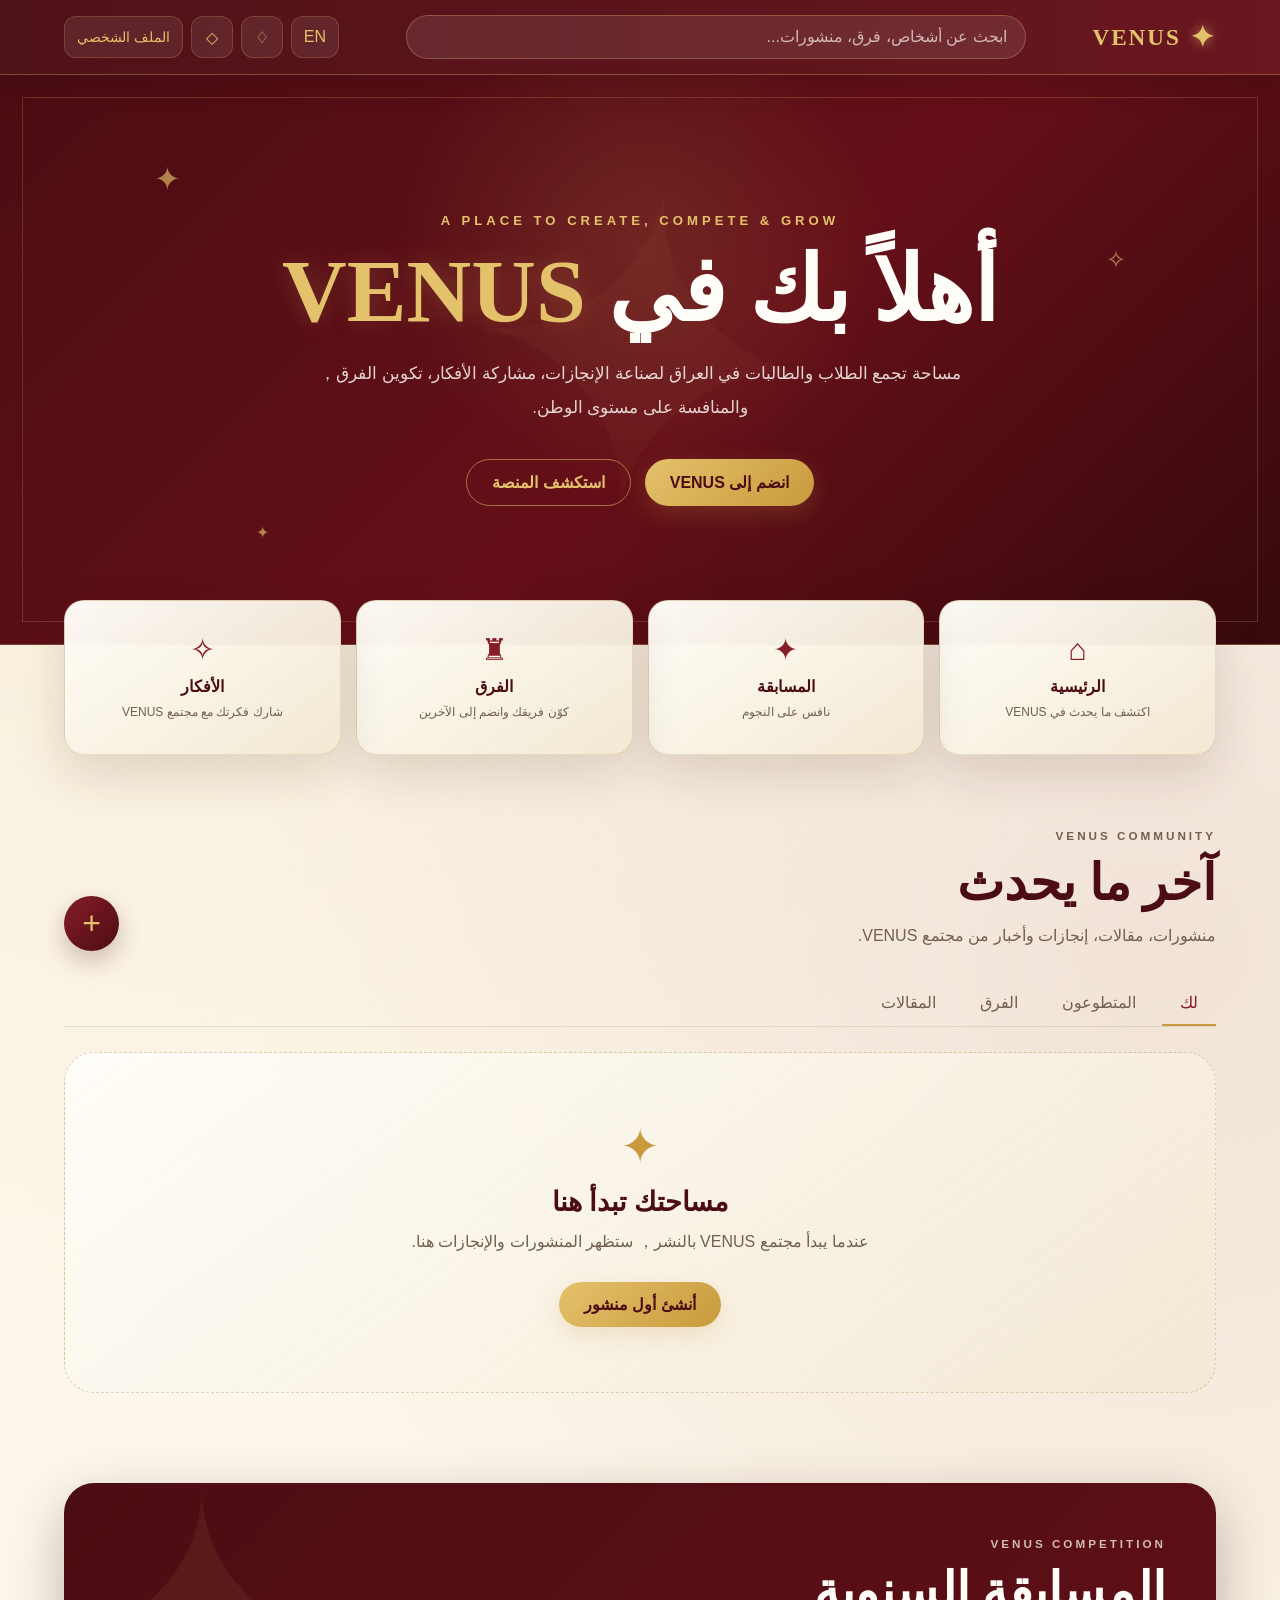
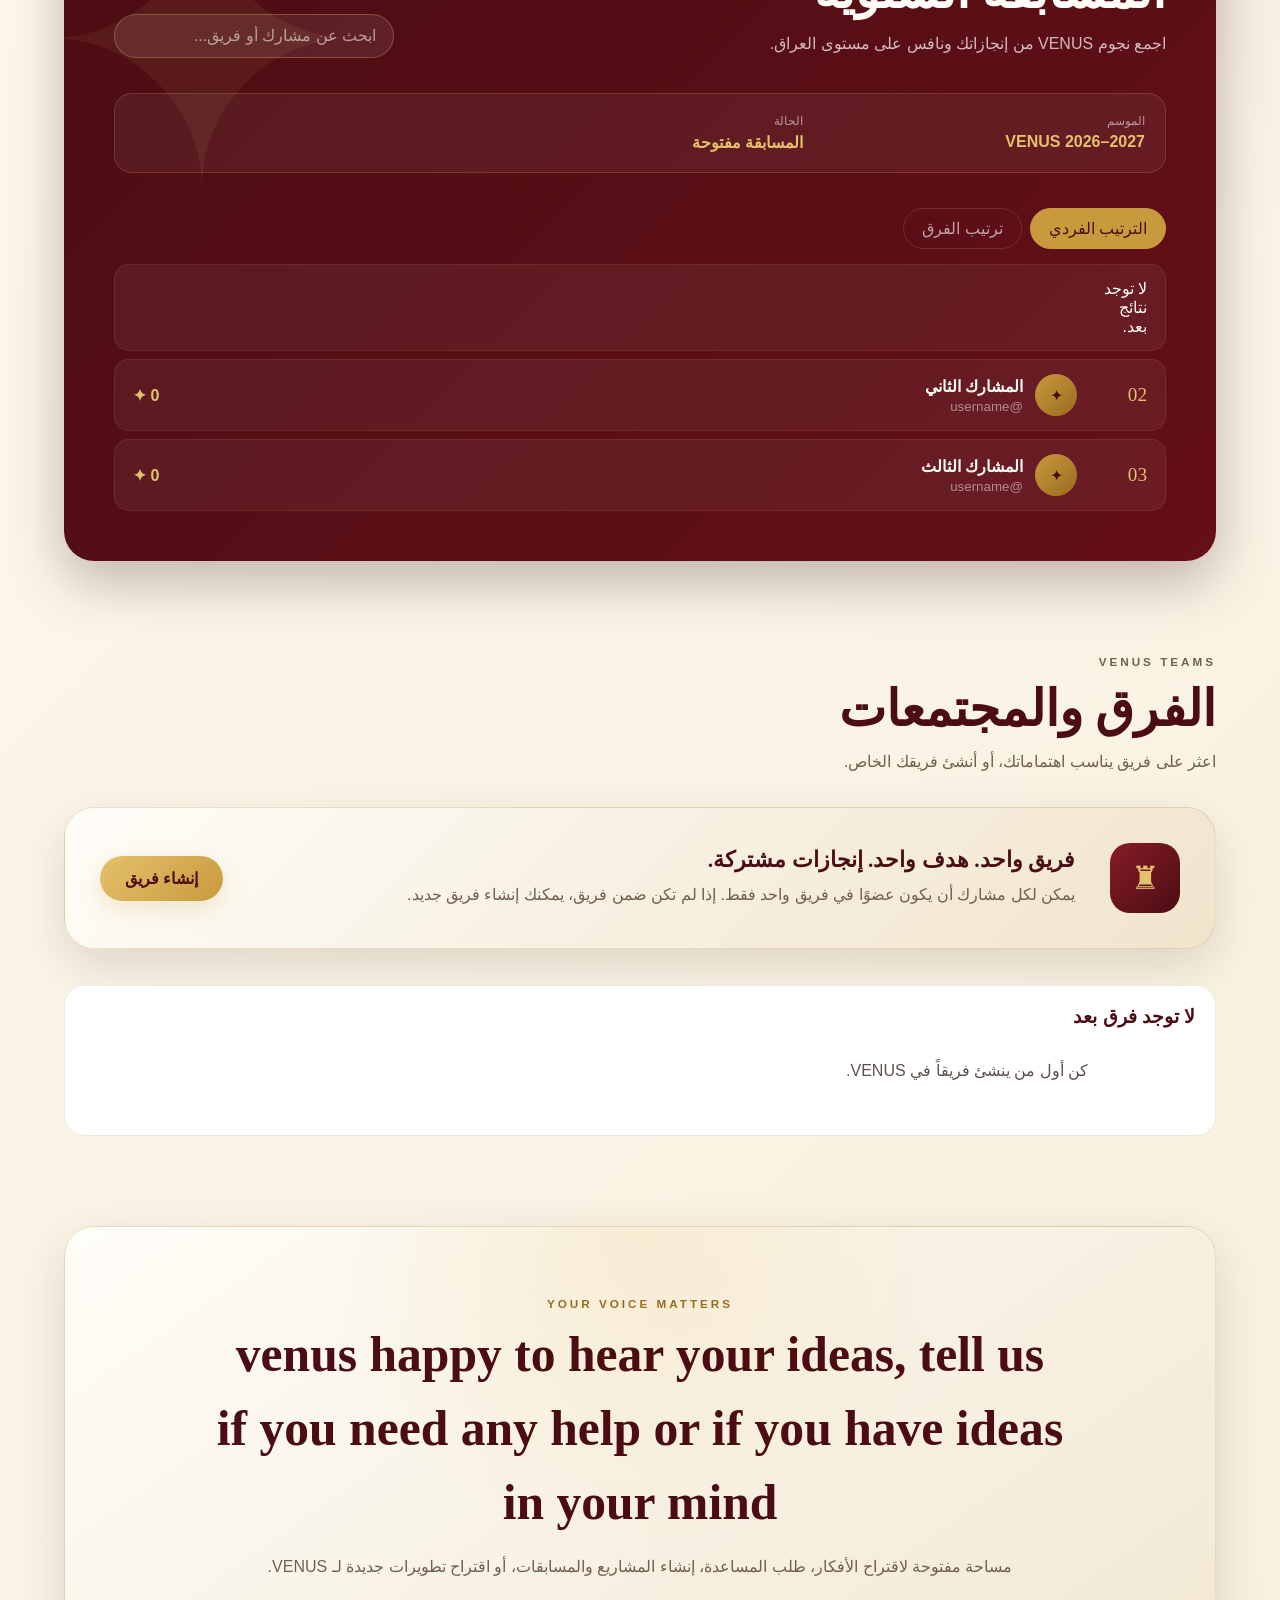
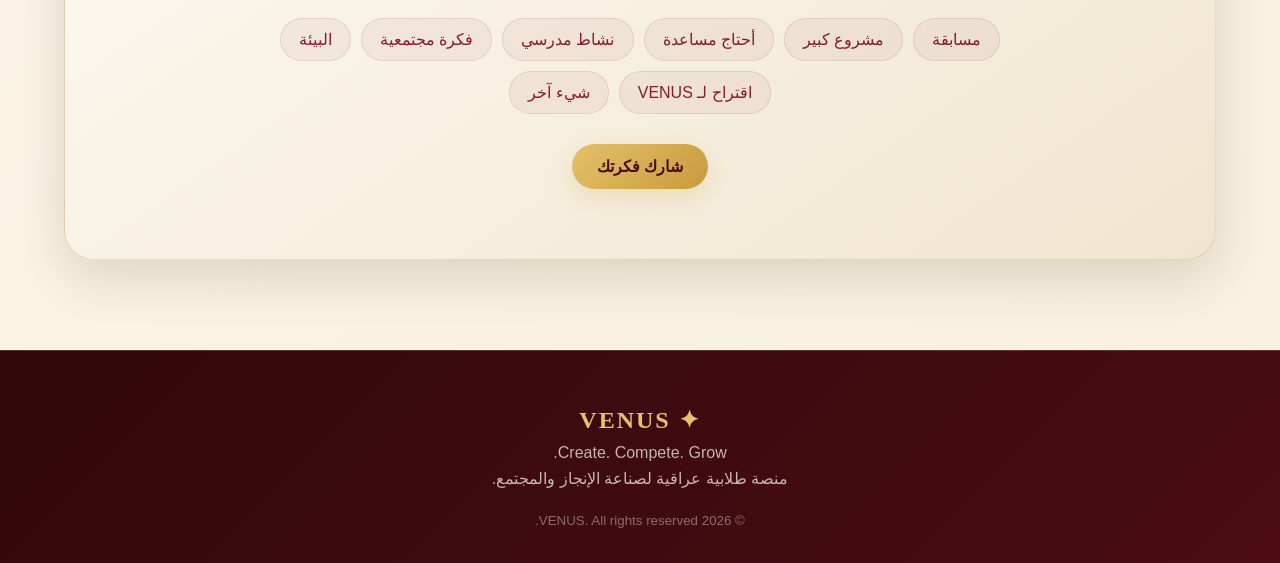
<file: index.html>
<!DOCTYPE html>
<html lang="ar" dir="rtl">
<head>
    <meta charset="UTF-8">
    <meta name="viewport" content="width=device-width, initial-scale=1.0">

    <title>VENUS — Create. Compete. Grow.</title>

    <link rel="stylesheet" href="style.css">
</head>

<body>

    <!-- =========================
         HEADER
    ========================== -->

    <header class="main-header">

        <div class="logo">
            <span class="logo-star">✦</span>
            <span>VENUS</span>
        </div>

        <div class="header-search">
            <input
                type="search"
                id="globalSearch"
                placeholder="ابحث عن أشخاص، فرق، منشورات..."
            >
        </div>

        <div class="header-actions">

            <button id="languageButton" class="icon-button" title="اللغة">
                EN
            </button>

            <button id="notificationButton" class="icon-button" title="الإشعارات">
                ♢
                <span id="notificationBadge" class="notification-badge">0</span>
            </button>

            <button id="messagesButton" class="icon-button" title="الرسائل">
                ◇
            </button>

            <button id="headerProfileButton" class="profile-button" title="الملف الشخصي">
                الملف الشخصي
            </button>

        </div>

    </header>


    <!-- =========================
         HERO
    ========================== -->

    <main>

        <section class="hero-section">

            <div class="hero-decoration hero-decoration-one">✦</div>
            <div class="hero-decoration hero-decoration-two">✧</div>
            <div class="hero-decoration hero-decoration-three">✦</div>

            <div class="hero-content">

                <p class="hero-small-title">
                    A PLACE TO CREATE, COMPETE & GROW
                </p>

                <h1>
                    أهلاً بك في <span>VENUS</span>
                </h1>

                <p class="hero-description">
                     مساحة تجمع الطلاب والطالبات في العراق
                    لصناعة الإنجازات، مشاركة الأفكار، تكوين الفرق，
                    والمنافسة على مستوى الوطن.
                </p>

                <div class="hero-buttons">

                    <button id="joinVenusButton" class="primary-button">
                        انضم إلى VENUS
                    </button>

                    <button id="exploreButton" class="secondary-button">
                        استكشف المنصة
                    </button>

                </div>

            </div>

        </section>


        <!-- =========================
             QUICK NAVIGATION
        ========================== -->

        <section class="quick-navigation">

            <button class="quick-card" data-target="homeSection">
                <span>⌂</span>
                <strong>الرئيسية</strong>
                <small>اكتشف ما يحدث في VENUS</small>
            </button>

            <button class="quick-card" data-target="competitionSection">
                <span>✦</span>
                <strong>المسابقة</strong>
                <small>نافس على النجوم</small>
            </button>

            <button class="quick-card" data-target="teamsSection">
                <span>♜</span>
                <strong>الفرق</strong>
                <small>كوّن فريقك وانضم إلى الآخرين</small>
            </button>

            <button class="quick-card" data-target="ideasSection">
                <span>✧</span>
                <strong>الأفكار</strong>
                <small>شارك فكرتك مع مجتمع VENUS</small>
            </button>

        </section>


        <!-- =========================
             HOME / FEED
        ========================== -->

        <section id="homeSection" class="main-section home-section">

            <div class="section-heading">

                <div>
                    <p class="section-kicker">VENUS COMMUNITY</p>
                    <h2>آخر ما يحدث</h2>
                    <p>
                        منشورات، مقالات، إنجازات وأخبار من مجتمع VENUS.
                        </p>
                </div>

                <div class="add-wrapper">

                    <button id="addPostButton" class="add-button">
                        +
                    </button>

                    <div id="addMenu" class="add-menu">

                        <button data-create-type="post">
                            <span>✦</span>
                            منشور
                        </button>

                        <button data-create-type="article">
                            <span>✎</span>
                            مقال <small>+1 نجمة</small>
                        </button>

                        <button data-create-type="volunteer">
                            <span>♧</span>
                            عمل تطوعي <small>+3 نجوم</small>
                        </button>

                        <button data-create-type="project">
                            <span>♜</span>
                            مشروع / إنجاز كبير <small>+5 نجوم</small>
                        </button>

                        <button data-create-type="competition">
                            <span>✧</span>
                            مسابقة فرعية
                        </button>

                        <button data-create-type="other">
                            <span>◇</span>
                            إنجاز آخر
                        </button>

                    </div>

                </div>

            </div>


            <div class="feed-controls">

                <button class="feed-filter active" data-filter="for-you">
                    لك
                </button>

                <button class="feed-filter" data-filter="volunteers">
                    المتطوعون
                </button>

                <button class="feed-filter" data-filter="teams">
                    الفرق
                </button>

                <button class="feed-filter" data-filter="articles">
                    المقالات
                </button>

            </div>


            <div id="feedContainer" class="feed-container">

                <div class="empty-state">

                    <div class="empty-state-icon">✦</div>

                    <h3>مساحتك تبدأ هنا</h3>

                    <p>
                        عندما يبدأ مجتمع VENUS بالنشر，
                        ستظهر المنشورات والإنجازات هنا.
                    </p>

                    <button class="primary-button" id="emptyCreateButton">
                        أنشئ أول منشور
                    </button>

                </div>

            </div>

        </section>


        <!-- =========================
             COMPETITION
        ========================== -->

        <section id="competitionSection" class="main-section competition-section">

            <div class="section-heading">

                <div>
                    <p class="section-kicker">VENUS COMPETITION</p>

                    <h2>المسابقة السنوية</h2>

                    <p>
                        اجمع نجوم VENUS من إنجازاتك ونافس على مستوى العراق.
                    </p>
                </div>

                <div class="competition-search">

                    <input
                        type="search"
                        id="competitionSearch"
                        placeholder="ابحث عن مشارك أو فريق..."
                    >

                </div>

            </div>


            <div class="competition-season">

                <div>
                    <span>الموسم</span>
                    <strong>VENUS 2026–2027</strong>
                </div>

                <div>
                    <span>الحالة</span>
                    <strong>المسابقة مفتوحة</strong>
                </div>

            </div>


            <div class="ranking-tabs">

                <button class="ranking-tab active" data-ranking="individual">
                    الترتيب الفردي
                </button>
                <button class="ranking-tab" data-ranking="teams">
                    ترتيب الفرق
                </button>

            </div>


            <div class="ranking-preview">

                <div class="ranking-card">

                    <span class="ranking-number">01</span>

                    <div class="ranking-user">
                        <div class="avatar-placeholder">✦</div>

                        <div>
                            <strong>المشارك الأول</strong>
                            <small>@username</small>
                        </div>
                    </div>

                    <strong class="ranking-stars">
                        0 ✦
                    </strong>

                </div>


                <div class="ranking-card">

                    <span class="ranking-number">02</span>

                    <div class="ranking-user">
                        <div class="avatar-placeholder">✦</div>

                        <div>
                            <strong>المشارك الثاني</strong>
                            <small>@username</small>
                        </div>
                    </div>

                    <strong class="ranking-stars">
                        0 ✦
                    </strong>

                </div>


                <div class="ranking-card">

                    <span class="ranking-number">03</span>

                    <div class="ranking-user">
                        <div class="avatar-placeholder">✦</div>

                        <div>
                            <strong>المشارك الثالث</strong>
                            <small>@username</small>
                        </div>
                    </div>

                    <strong class="ranking-stars">
                        0 ✦
                    </strong>

                </div>

            </div>

        </section>


        <!-- =========================
             TEAMS
        ========================== -->

        <section id="teamsSection" class="main-section teams-section">

            <div class="section-heading">

                <div>
                    <p class="section-kicker">VENUS TEAMS</p>

                    <h2>الفرق والمجتمعات</h2>

                    <p>
                        اعثر على فريق يناسب اهتماماتك، أو أنشئ فريقك الخاص.
                    </p>
                </div>

            </div>


            <div class="team-intro-card">

                <div class="team-intro-symbol">
                    ♜
                </div>

                <div>

                    <h3>فريق واحد. هدف واحد. إنجازات مشتركة.</h3>

                    <p>
                        يمكن لكل مشارك أن يكون عضوًا في فريق واحد فقط.
                        إذا لم تكن ضمن فريق، يمكنك إنشاء فريق جديد.
                    </p>

                </div>

                <button id="createTeamButton" class="primary-button">
                    إنشاء فريق
                </button>

            </div>

        </section>


        <!-- =========================
             IDEAS
        ========================== -->

        <section id="ideasSection" class="main-section ideas-section">

            <div class="ideas-header">

                <p class="section-kicker">YOUR VOICE MATTERS</p>

                <h2>
                    venus happy to hear your ideas, tell us if you need any help or if you have ideas in your mind
                </h2>

                <p>
                    مساحة مفتوحة لاقتراح الأفكار، طلب المساعدة،
                    إنشاء المشاريع والمسابقات، أو اقتراح تطويرات جديدة لـ VENUS.
                </p>

            </div>


            <div class="idea-categories">

                <button class="idea-category" data-idea-type="competition">
                    مسابقة
                </button>

                <button class="idea-category" data-idea-type="project">
                    مشروع كبير
                </button>

                <button class="idea-category" data-idea-type="help">
                    أحتاج مساعدة
                </button>
                <button class="idea-category" data-idea-type="school">
                    نشاط مدرسي
                </button>

                <button class="idea-category" data-idea-type="community">
                    فكرة مجتمعية
                </button>

                <button class="idea-category" data-idea-type="environment">
                    البيئة
                </button>

                <button class="idea-category" data-idea-type="venus">
                    اقتراح لـ VENUS
                </button>

                <button class="idea-category" data-idea-type="other">
                    شيء آخر
                </button>

            </div>


            <button id="submitIdeaButton" class="primary-button">
                شارك فكرتك
            </button>

        </section>



    <!-- =========================
         FOOTER
    ========================== -->

    <footer class="main-footer">

        <div class="footer-logo">
            ✦ VENUS
        </div>

        <p>
            Create. Compete. Grow.
        </p>

        <p>
            منصة طلابية عراقية لصناعة الإنجاز والمجتمع.
        </p>

        <small>
            © <span id="footerYear"></span> VENUS. All rights reserved.
        </small>

    </footer>


    <!-- =========================
         LANGUAGE MODAL
    ========================== -->

    <div id="languageModal" class="modal">

        <div class="modal-content">

            <button class="modal-close" data-close-modal="languageModal">
                ×
            </button>

            <h2>اختر اللغة</h2>

            <button class="language-option" data-language="ar">
                العربية
            </button>

            <button class="language-option" data-language="en">
                English
            </button>

        </div>

    </div>


    <!-- =========================
         MESSAGE MODAL
    ========================== -->

    <div id="messageModal" class="modal">

        <div class="modal-content">

            <button class="modal-close" data-close-modal="messageModal">
                ×
            </button>

            <div id="messageModalIcon" class="modal-icon">
                ✦
            </div>

            <h2 id="messageModalTitle">
                VENUS
            </h2>

            <p id="messageModalText">
                قريبًا.
            </p>

            <button
                class="primary-button"
                data-close-modal="messageModal"
            >
                حسنًا
            </button>

        </div>

    </div>


    <!-- =========================
         CREATE POST MODAL
    ========================== -->

    <div id="createModal" class="modal">

        <div class="modal-content large-modal">

            <button class="modal-close" data-close-modal="createModal">
                ×
                </button>

            <p class="section-kicker">
                CREATE ON VENUS
            </p>

            <h2 id="createModalTitle">
                أنشئ شيئًا جديدًا
            </h2>

            <p id="createModalDescription">
                شارك شيئًا مع مجتمع VENUS.
            </p>


            <form id="createForm">

                <label for="createTitle">
                    العنوان
                </label>

                <input
                    type="text"
                    id="createTitle"
                    name="title"
                    placeholder="اكتب العنوان..."
                    required
                >


                <label for="createDescription">
                    الوصف
                </label>

                <textarea
                    id="createDescription"
                    name="description"
                    rows="6"
                    placeholder="اكتب التفاصيل هنا..."
                    required
                ></textarea>


                <label for="evidenceFile">
                    الدليل / الملفات
                </label>

                <input
                    type="file"
                    id="evidenceFile"
                    name="evidence"
                    multiple
                >

                <small class="form-note">
                    يمكنك لاحقًا إضافة الصور والفيديوهات والملفات والروابط كأدلة على الإنجازات.
                </small>


                <button
                    type="submit"
                    class="primary-button"
                >
                    نشر
                </button>

            </form>

        </div>

    </div>


    <!-- =========================
         IDEA MODAL
    ========================== -->

    <div id="ideaModal" class="modal">

        <div class="modal-content large-modal">

            <button class="modal-close" data-close-modal="ideaModal">
                ×
            </button>

            <p class="section-kicker">
                YOUR IDEA
            </p>

            <h2>
                شارك فكرتك
            </h2>

            <p id="selectedIdeaType">
                أخبرنا بما يدور في ذهنك.
            </p>


            <form id="ideaForm">

                <label for="ideaTitle">
                    عنوان الفكرة
                </label>

                <input
                    type="text"
                    id="ideaTitle"
                    required
                    placeholder="ما هي فكرتك؟"
                >


                <label for="ideaDescription">
                    التفاصيل
                </label>

                <textarea
                    id="ideaDescription"
                    rows="7"
                    required
                    placeholder="اشرح فكرتك بالتفصيل..."
                ></textarea>


                <button
                    type="submit"
                    class="primary-button"
                >
                    إرسال الفكرة
                </button>

            </form>

        </div>

    </div>


    <script src="script.js"></script>
    <script src="messages.js"></script>
    <script src="teams.js"></script>
    <script src="feed.js"></script>
    <script src="profile.js"></script>
    <script src="notifications.js"></script>
    <script src="home.js"></script>
    <script src="competition.js"></script>
    <script src="competition.js"></script>
    <script src="settings.js"></script>
    <script src="post.js"></script>
    <script src="post-link.js"></script>
    <script src="home-feed-bridge.js"></script>

</body>
</html>
</file>
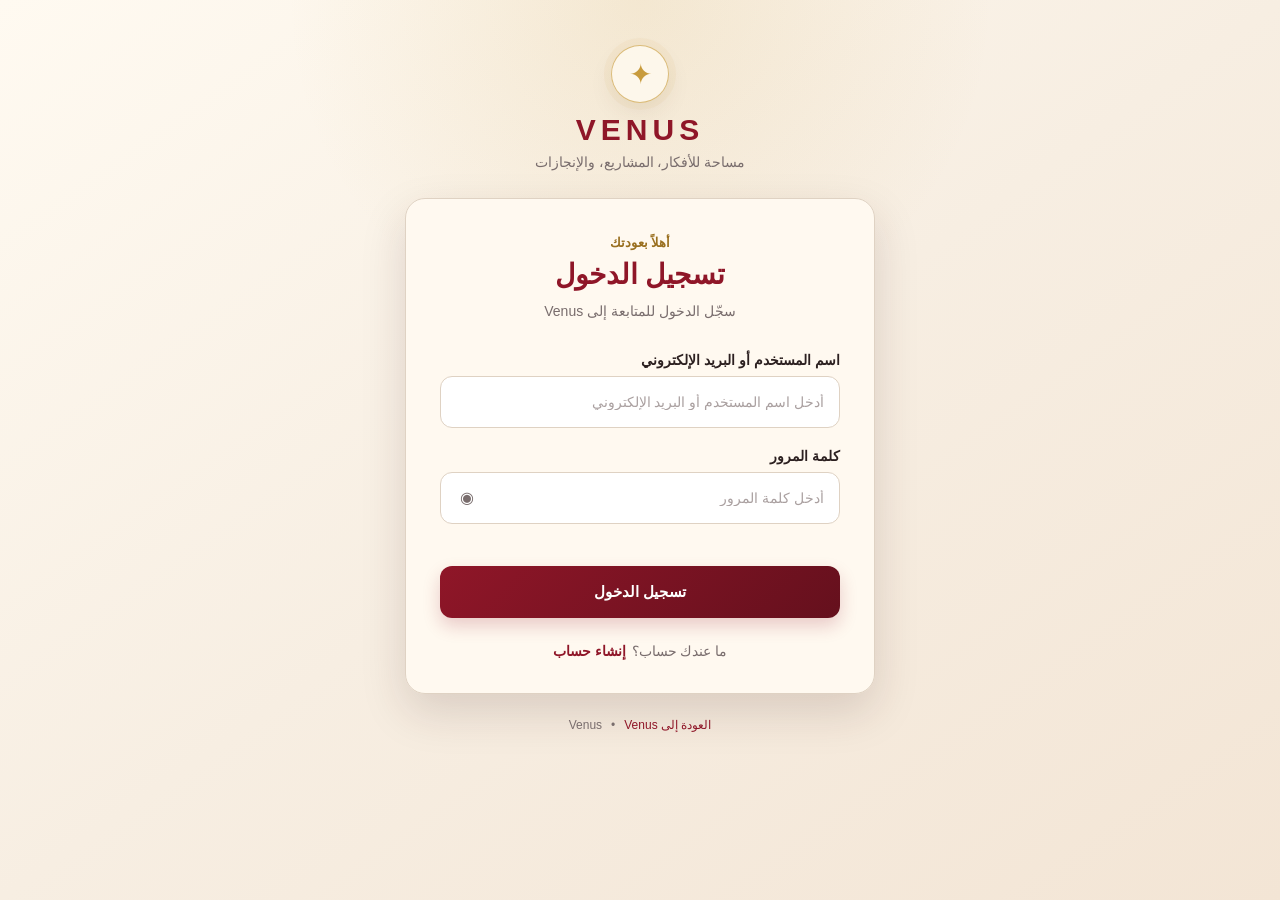
<file: login.html>
<!DOCTYPE html>
<html lang="ar" dir="rtl">
<head>
    <meta charset="UTF-8">
    <meta name="viewport" content="width=device-width, initial-scale=1.0">

    <title>تسجيل الدخول — Venus</title>

    <link rel="stylesheet" href="style.css">
    <link rel="stylesheet" href="login.css">
</head>

<body>

    <main class="venus-login-page">

        <!-- =====================================================
             BRAND
             ===================================================== -->

        <section class="login-brand">

            <div class="login-symbol" aria-hidden="true">
                ✦
            </div>

            <div class="login-brand-name">
                VENUS
            </div>

            <p class="login-brand-subtitle">
                مساحة للأفكار، المشاريع، والإنجازات
            </p>

        </section>


        <!-- =====================================================
             LOGIN CARD
             ===================================================== -->

        <section class="login-card">

            <div class="login-card-header">
                <span class="login-eyebrow">
                    أهلاً بعودتك
                </span>

                <h1>
                    تسجيل الدخول
                </h1>

                <p>
                    سجّل الدخول للمتابعة إلى Venus
                </p>
            </div>


            <!-- =================================================
                 FORM
                 ================================================= -->

            <form id="loginForm" class="login-form" novalidate>

                <div class="login-field">

                    <label for="loginIdentifier">
                        اسم المستخدم أو البريد الإلكتروني
                    </label>

                    <input
                        type="text"
                        id="loginIdentifier"
                        name="identifier"
                        placeholder="أدخل اسم المستخدم أو البريد الإلكتروني"
                        autocomplete="username"
                        required
                    >

                </div>


                <div class="login-field">

                    <label for="loginPassword">
                        كلمة المرور
                    </label>

                    <div class="login-password-wrap">

                        <input
                            type="password"
                            id="loginPassword"
                            name="password"
                            placeholder="أدخل كلمة المرور"
                            autocomplete="current-password"
                            required
                        >

                        <button
                            type="button"
                            id="toggleLoginPassword"
                            class="login-password-toggle"
                            aria-label="إظهار كلمة المرور"
                        >
                            ◉
                        </button>

                    </div>

                </div>


                <div
                    id="loginFormMessage"
                    class="login-form-message"
                    role="alert"
                    aria-live="polite"
                ></div>


                <button
                    type="submit"
                    id="loginButton"
                    class="venus-button login-submit-button"
                >
                    تسجيل الدخول
                </button>

            </form>


            <!-- =================================================
                 REGISTER LINK
                 ================================================= -->

            <div class="login-register-area">

                <span>
                    ما عندك حساب؟
                </span>

                <a href="register.html" id="goToRegister">
                    إنشاء حساب
                </a>

            </div>

        </section>


        <!-- =====================================================
        FOOTER
             ===================================================== -->

        <footer class="login-footer">

            <a href="index.html">
                العودة إلى Venus
            </a>

            <span>•</span>

            <span>
                Venus
            </span>

        </footer>

    </main>


    <!-- =========================================================
         SCRIPT
         ========================================================= -->

    <script src="login.js"></script>

</body>
</html>
</file>
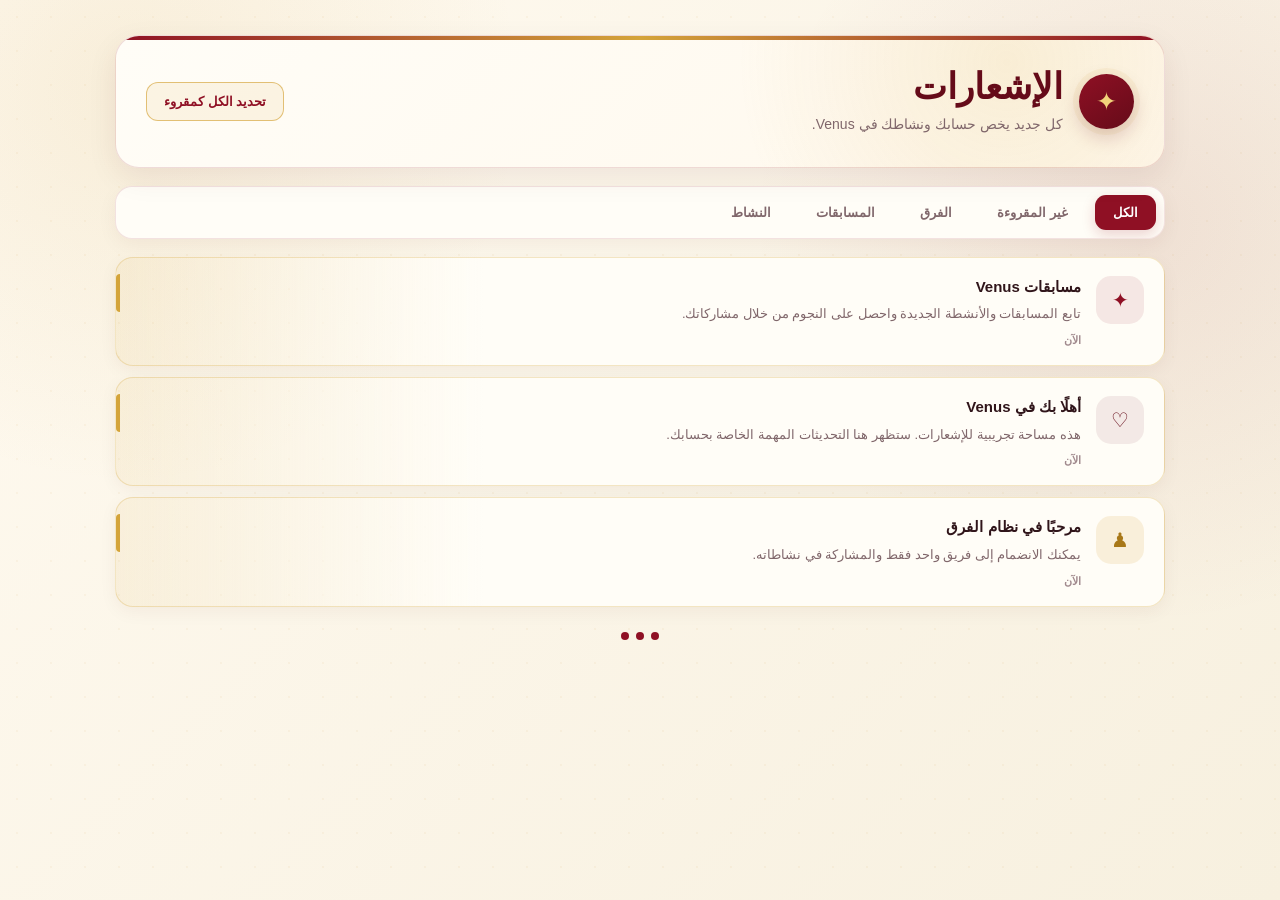
<file: notifications.html>
<!DOCTYPE html>
<html lang="ar" dir="rtl">
<head>
    <meta charset="UTF-8">
    <meta
        name="viewport"
        content="width=device-width, initial-scale=1.0"
    >
    <title>الإشعارات — Venus</title>
    <link rel="stylesheet" href="style.css">
    <link rel="stylesheet" href="notifications.css">
</head>
<body>
    <!-- =====================================================
         VENUS — NOTIFICATIONS PAGE
         ===================================================== -->
    <main
        class="venus-notifications-page"
        data-notifications-page
    >
        <!-- =================================================
             HEADER
             ================================================= -->
        <section class="notifications-header">
            <div class="notifications-heading">
                <span class="notifications-symbol">✦</span>
                <div>
                    <h1>الإشعارات</h1>
                    <p>
                        كل جديد يخص حسابك ونشاطك في Venus.
                    </p>
                </div>
            </div>
            <button
                type="button"
                id="markAllNotifications"
                class="notifications-mark-all"
            >
                تحديد الكل كمقروء
            </button>
        </section>
        <!-- =================================================
             FILTERS
             ================================================= -->
        <nav
            class="notifications-filters"
            aria-label="تصفية الإشعارات"
        >
            <button
                type="button"
                class="notification-filter active"
                data-notification-filter="all"
            >
                الكل
            </button>
            <button
                type="button"
                class="notification-filter"
                data-notification-filter="unread"
            >
                غير المقروءة
            </button>
            <button
                type="button"
                class="notification-filter"
                data-notification-filter="team"
            >
                الفرق
            </button>
            <button
                type="button"
                class="notification-filter"
                data-notification-filter="competition"
            >
                المسابقات
            </button>
            <button
                type="button"
                class="notification-filter"
                data-notification-filter="activity"
            >
                النشاط
            </button>
        </nav>
        <!-- =================================================
             NOTIFICATION LIST
             ================================================= -->
        <section class="notifications-section">
            <div
                id="notificationsContainer"
                class="notifications-container"
                aria-live="polite"
            >
                <!-- notifications rendered by notifications.js -->
            </div>
            <!-- =================================================
                 EMPTY STATE
                 ================================================= -->
            <div
                id="notificationsEmpty"
                class="notifications-empty"
                hidden
            >
                <div class="notifications-empty-icon">
                    ♡
                </div>
                <h2>لا توجد إشعارات</h2>
                <p>
                    عندما يحدث شيء جديد في حسابك،
                    سيظهر هنا.
                </p>
            </div>
        </section>
        <!-- =================================================
             LOADING
             ================================================= -->
        <div
            id="notificationsLoading"
            class="notifications-loading"
            hidden
        >
            <span></span>
            <span></span>
            <span></span>
        </div>
    </main>
    <!-- =====================================================
         SCRIPTS
         ===================================================== -->
    <script src="notifications.js"></script>
</body>
</html>
</file>
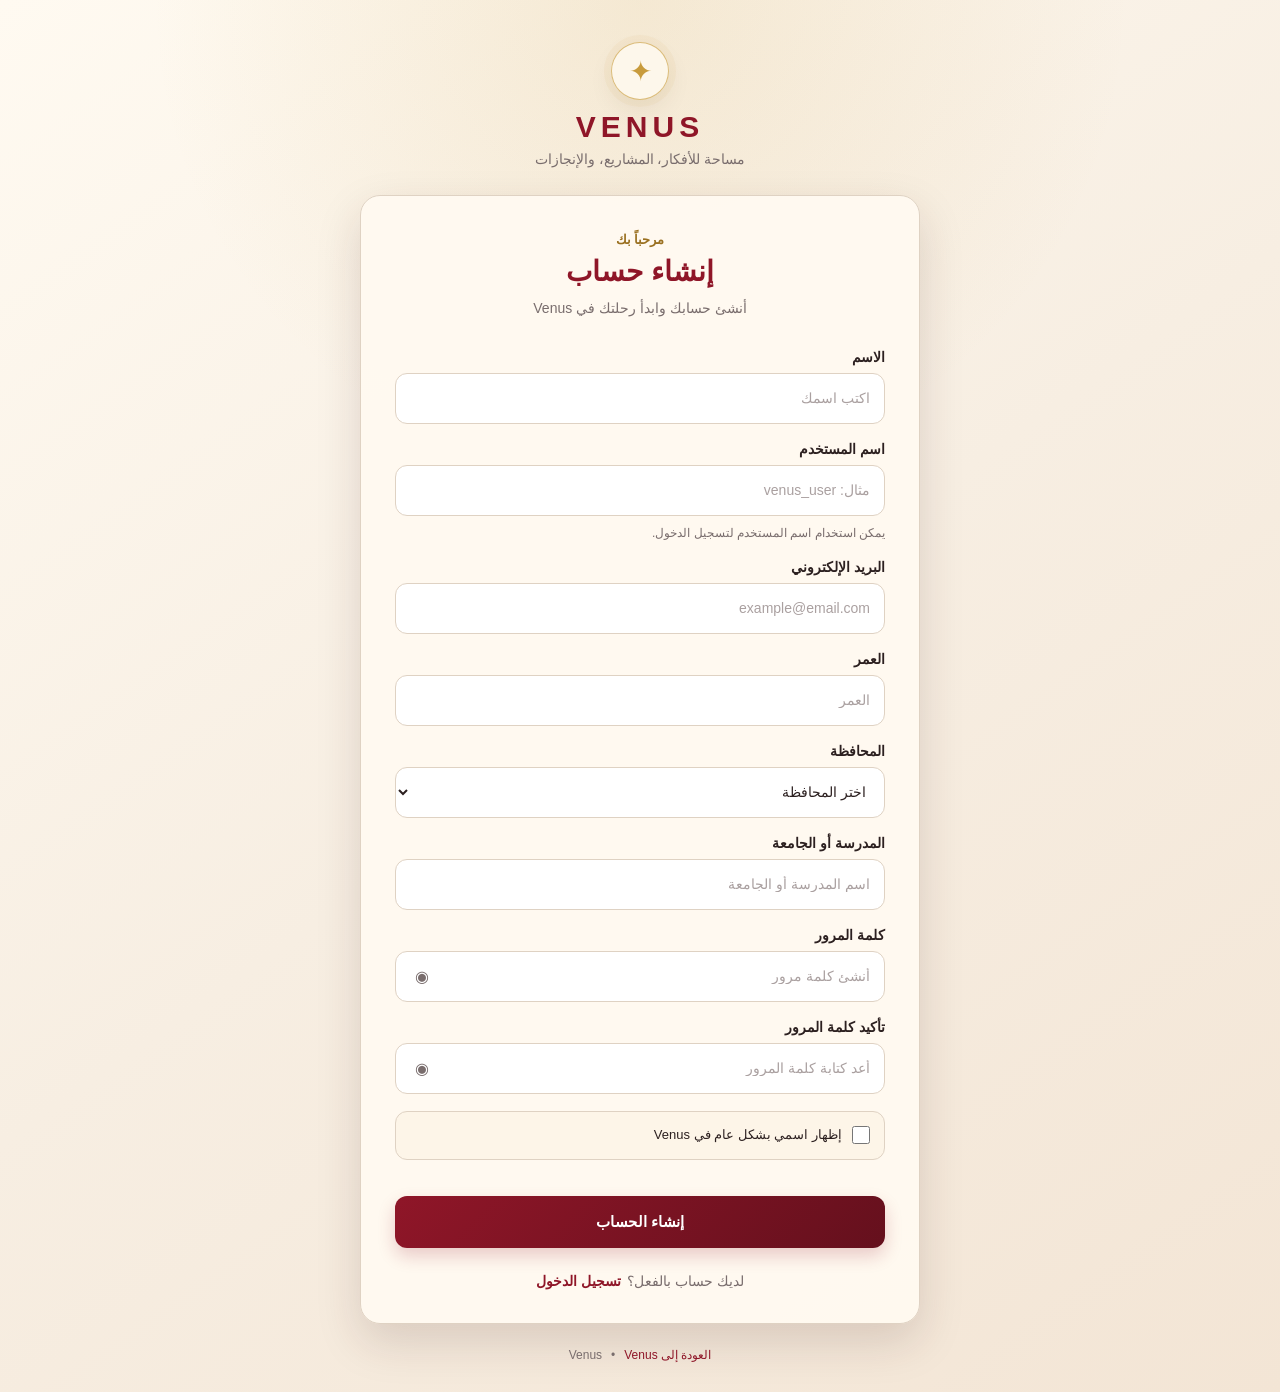
<file: register.html>
<!DOCTYPE html>
<html lang="ar" dir="rtl">
<head>
    <meta charset="UTF-8">
    <meta name="viewport" content="width=device-width, initial-scale=1.0">

    <title>إنشاء حساب — Venus</title>

    <link rel="stylesheet" href="style.css">
    <link rel="stylesheet" href="register.css">
</head>

<body>

    <main class="venus-register-page">

        <!-- =====================================================
             BRAND
             ===================================================== -->

        <section class="register-brand">

            <div class="register-symbol" aria-hidden="true">
                ✦
            </div>

            <div class="register-brand-name">
                VENUS
            </div>

            <p class="register-brand-subtitle">
                مساحة للأفكار، المشاريع، والإنجازات
            </p>

        </section>


        <!-- =====================================================
             REGISTER CARD
             ===================================================== -->

        <section class="register-card">

            <div class="register-card-header">

                <span class="register-eyebrow">
                    مرحباً بك
                </span>

                <h1>
                    إنشاء حساب
                </h1>

                <p>
                    أنشئ حسابك وابدأ رحلتك في Venus
                </p>

            </div>


            <!-- =================================================
                 FORM
                 ================================================= -->

            <form
                id="registerForm"
                class="register-form"
                novalidate
            >

                <!-- NAME -->

                <div class="register-field">

                    <label for="registerName">
                        الاسم
                    </label>

                    <input
                        type="text"
                        id="registerName"
                        name="name"
                        placeholder="اكتب اسمك"
                        autocomplete="name"
                        required
                    >

                </div>


                <!-- USERNAME -->

                <div class="register-field">

                    <label for="registerUsername">
                        اسم المستخدم
                    </label>

                    <input
                        type="text"
                        id="registerUsername"
                        name="username"
                        placeholder="مثال: venus_user"
                        autocomplete="username"
                        required
                    >

                    <small>
                        يمكن استخدام اسم المستخدم لتسجيل الدخول.
                    </small>

                </div>


                <!-- EMAIL -->

                <div class="register-field">

                    <label for="registerEmail">
                        البريد الإلكتروني
                    </label>

                    <input
                        type="email"
                        id="registerEmail"
                        name="email"
                        placeholder="example@email.com"
                        autocomplete="email"
                    >

                </div>


                <!-- AGE -->

                <div class="register-field">

                    <label for="registerAge">
                        العمر
                    </label>

                    <input
                        type="number"
                        id="registerAge"
                        name="age"
                        placeholder="العمر"
                        min="5"
                        max="100"
                        inputmode="numeric"
                    >

                </div>


                <!-- GOVERNORATE -->

                <div class="register-field">

                    <label for="registerGovernorate">
                        المحافظة
                    </label>
                    <select
                        id="registerGovernorate"
                        name="governorate"
                    >

                        <option value="">
                            اختر المحافظة
                        </option>

                        <option value="baghdad">
                            بغداد
                        </option>

                        <option value="basra">
                            البصرة
                        </option>

                        <option value="nineveh">
                            نينوى
                        </option>

                        <option value="anbar">
                            الأنبار
                        </option>

                        <option value="erbil">
                            أربيل
                        </option>

                        <option value="sulaymaniyah">
                            السليمانية
                        </option>

                        <option value="duhok">
                            دهوك
                        </option>

                        <option value="kirkuk">
                            كركوك
                        </option>

                        <option value="salah_al_din">
                            صلاح الدين
                        </option>

                        <option value="diyala">
                            ديالى
                        </option>

                        <option value="wasit">
                            واسط
                        </option>

                        <option value="babylon">
                            بابل
                        </option>

                        <option value="karbala">
                            كربلاء
                        </option>

                        <option value="najaf">
                            النجف
                        </option>

                        <option value="qadisiyyah">
                            القادسية
                        </option>

                        <option value="muthanna">
                            المثنى
                        </option>

                        <option value="dhi_qar">
                            ذي قار
                        </option>

                        <option value="maysan">
                            ميسان
                        </option>

                    </select>

                </div>


                <!-- SCHOOL -->

                <div class="register-field">

                    <label for="registerSchool">
                        المدرسة أو الجامعة
                    </label>

                    <input
                        type="text"
                        id="registerSchool"
                        name="school"
                        placeholder="اسم المدرسة أو الجامعة"
                        autocomplete="organization"
                    >

                </div>


                <!-- PASSWORD -->

                <div class="register-field">

                    <label for="registerPassword">
                        كلمة المرور
                    </label>

                    <div class="register-password-wrap">

                        <input
                            type="password"
                            id="registerPassword"
                            name="password"
                            placeholder="أنشئ كلمة مرور"
                            autocomplete="new-password"
                            required
                        >

                        <button
                            type="button"
                            id="toggleRegisterPassword"
                            class="register-password-toggle"
                            aria-label="إظهار كلمة المرور"
                        >
                            ◉
                        </button>

                    </div>

                </div>


                <!-- CONFIRM PASSWORD -->

                <div class="register-field">
                <label for="registerConfirmPassword">
                        تأكيد كلمة المرور
                    </label>

                    <div class="register-password-wrap">

                        <input
                            type="password"
                            id="registerConfirmPassword"
                            name="confirmPassword"
                            placeholder="أعد كتابة كلمة المرور"
                            autocomplete="new-password"
                            required
                        >

                        <button
                            type="button"
                            id="toggleRegisterConfirmPassword"
                            class="register-password-toggle"
                            aria-label="إظهار كلمة المرور"
                        >
                            ◉
                        </button>

                    </div>

                </div>


                <!-- PRIVACY -->

                <div class="register-privacy-row">

                    <input
                        type="checkbox"
                        id="registerPublicName"
                        name="publicName"
                    >

                    <label for="registerPublicName">
                        إظهار اسمي بشكل عام في Venus
                    </label>

                </div>


                <!-- MESSAGE -->

                <div
                    id="registerFormMessage"
                    class="register-form-message"
                    role="alert"
                    aria-live="polite"
                ></div>


                <!-- SUBMIT -->

                <button
                    type="submit"
                    id="registerButton"
                    class="venus-button register-submit-button"
                >
                    إنشاء الحساب
                </button>

            </form>


            <!-- =================================================
                 LOGIN LINK
                 ================================================= -->

            <div class="register-login-area">

                <span>
                    لديك حساب بالفعل؟
                </span>

                <a href="login.html">
                    تسجيل الدخول
                </a>

            </div>

        </section>


        <!-- =====================================================
             FOOTER
             ===================================================== -->

        <footer class="register-footer">

            <a href="index.html">
                العودة إلى Venus
            </a>

            <span>•</span>

            <span>
                Venus
            </span>

        </footer>

    </main>


    <script src="register.js"></script>

</body>
</html>
</file>
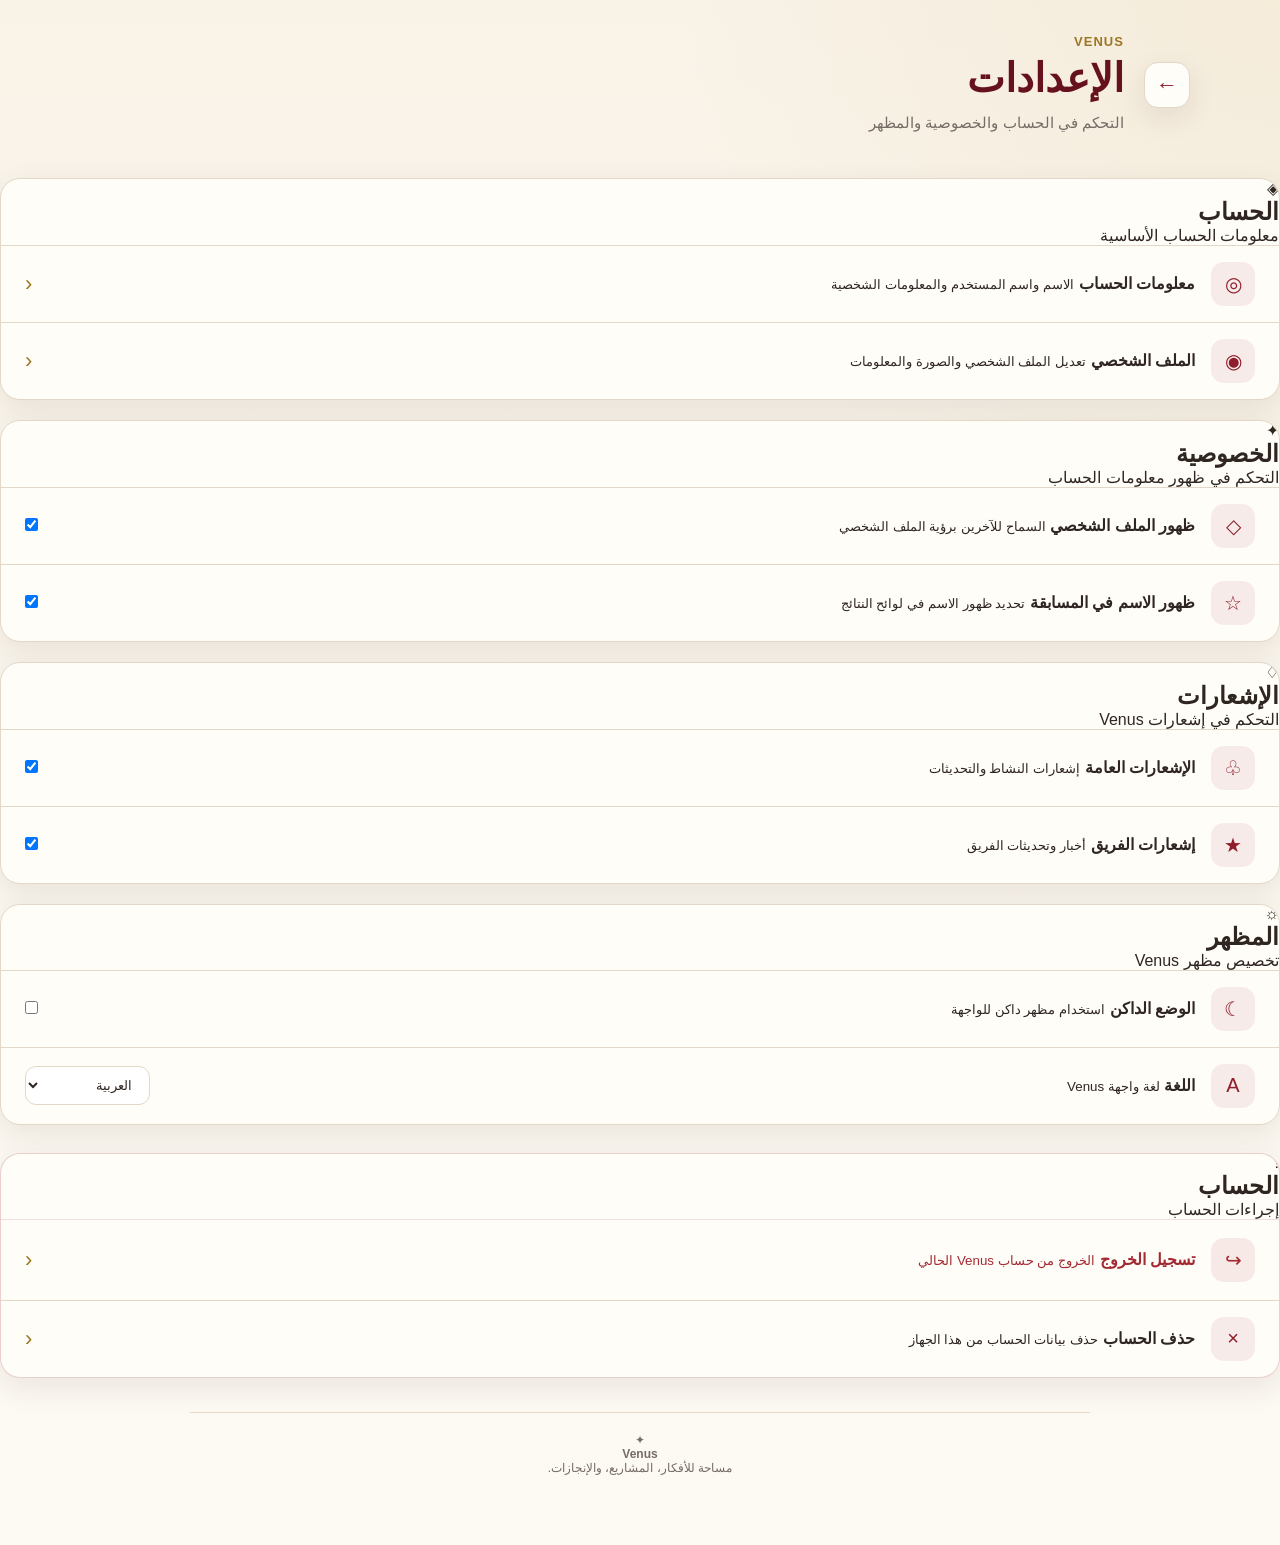
<file: settings.html>
<!DOCTYPE html>
<html lang="ar" dir="rtl">

<head>
    <meta charset="UTF-8">

    <meta
        name="viewport"
        content="width=device-width, initial-scale=1.0"
    >

    <title>الإعدادات — Venus</title>

    <link rel="stylesheet" href="style.css">
    <link rel="stylesheet" href="settings.css">
</head>

<body>

    <!-- =====================================================
         VENUS — SETTINGS PAGE
         ===================================================== -->

    <main
        class="venus-settings-page"
        data-settings-page
    >

        <!-- =================================================
             HEADER
             ================================================= -->

        <header class="settings-header">

            <a
                href="home.html"
                class="settings-back"
                aria-label="العودة للرئيسية"
            >
                ←
            </a>

            <div class="settings-title-area">

                <p class="settings-eyebrow">
                    VENUS
                </p>

                <h1 class="settings-title">
                    الإعدادات
                </h1>

                <p class="settings-subtitle">
                    التحكم في الحساب والخصوصية والمظهر
                </p>

            </div>

        </header>


        <!-- =================================================
             CONTENT
             ================================================= -->

        <div class="settings-container">

            <!-- =============================================
                 ACCOUNT
                 ============================================= -->

            <section class="settings-section">

                <div class="settings-section-heading">

                    <span class="settings-section-icon">
                        ◈
                    </span>

                    <div>
                        <h2>
                            الحساب
                        </h2>

                        <p>
                            معلومات الحساب الأساسية
                        </p>
                    </div>

                </div>


                <div class="settings-card">

                    <button
                        type="button"
                        class="settings-row"
                        id="openAccountSettings"
                    >

                        <span class="settings-row-icon">
                            ◎
                        </span>

                        <span class="settings-row-content">

                            <strong>
                                معلومات الحساب
                            </strong>

                            <small>
                                الاسم واسم المستخدم والمعلومات الشخصية
                            </small>

                        </span>

                        <span class="settings-row-arrow">
                            ‹
                        </span>

                    </button>


                    <button
                        type="button"
                        class="settings-row"
                        id="openProfileSettings"
                    >

                        <span class="settings-row-icon">
                            ◉
                        </span>

                        <span class="settings-row-content">

                            <strong>
                                الملف الشخصي
                            </strong>

                            <small>
                                تعديل الملف الشخصي والصورة والمعلومات
                            </small>

                        </span>

                        <span class="settings-row-arrow">
                            ‹
                        </span>

                    </button>

                </div>

            </section>


            <!-- =============================================
                 PRIVACY
                 ============================================= -->
                 <section class="settings-section">

                <div class="settings-section-heading">

                    <span class="settings-section-icon">
                        ✦
                    </span>

                    <div>
                        <h2>
                            الخصوصية
                        </h2>

                        <p>
                            التحكم في ظهور معلومات الحساب
                        </p>
                    </div>

                </div>


                <div class="settings-card">

                    <div class="settings-row settings-row-static">

                        <span class="settings-row-icon">
                            ◇
                        </span>

                        <span class="settings-row-content">

                            <strong>
                                ظهور الملف الشخصي
                            </strong>

                            <small>
                                السماح للآخرين برؤية الملف الشخصي
                            </small>

                        </span>

                        <label class="settings-switch">

                            <input
                                type="checkbox"
                                id="profileVisibilityToggle"
                                checked
                            >

                            <span class="settings-switch-slider"></span>

                        </label>

                    </div>


                    <div class="settings-row settings-row-static">

                        <span class="settings-row-icon">
                            ☆
                        </span>

                        <span class="settings-row-content">

                            <strong>
                                ظهور الاسم في المسابقة
                            </strong>

                            <small>
                                تحديد ظهور الاسم في لوائح النتائج
                            </small>

                        </span>

                        <label class="settings-switch">

                            <input
                                type="checkbox"
                                id="competitionNameToggle"
                                checked
                            >

                            <span class="settings-switch-slider"></span>

                        </label>

                    </div>

                </div>

            </section>


            <!-- =============================================
                 NOTIFICATIONS
                 ============================================= -->

            <section class="settings-section">

                <div class="settings-section-heading">

                    <span class="settings-section-icon">
                        ♢
                    </span>

                    <div>
                        <h2>
                            الإشعارات
                        </h2>

                        <p>
                            التحكم في إشعارات Venus
                        </p>
                    </div>

                </div>


                <div class="settings-card">

                    <div class="settings-row settings-row-static">

                        <span class="settings-row-icon">
                            ♧
                        </span>

                        <span class="settings-row-content">

                            <strong>
                                الإشعارات العامة
                            </strong>

                            <small>
                                إشعارات النشاط والتحديثات
                            </small>

                        </span>

                        <label class="settings-switch">

                            <input
                                type="checkbox"
                                id="notificationsToggle"
                                checked
                            >
                            <span class="settings-switch-slider"></span>

                        </label>

                    </div>


                    <div class="settings-row settings-row-static">

                        <span class="settings-row-icon">
                            ★
                        </span>

                        <span class="settings-row-content">

                            <strong>
                                إشعارات الفريق
                            </strong>

                            <small>
                                أخبار وتحديثات الفريق
                            </small>

                        </span>

                        <label class="settings-switch">

                            <input
                                type="checkbox"
                                id="teamNotificationsToggle"
                                checked
                            >

                            <span class="settings-switch-slider"></span>

                        </label>

                    </div>

                </div>

            </section>


            <!-- =============================================
                 APPEARANCE
                 ============================================= -->

            <section class="settings-section">

                <div class="settings-section-heading">

                    <span class="settings-section-icon">
                        ☼
                    </span>

                    <div>
                        <h2>
                            المظهر
                        </h2>

                        <p>
                            تخصيص مظهر Venus
                        </p>
                    </div>

                </div>


                <div class="settings-card">

                    <div class="settings-row settings-row-static">

                        <span class="settings-row-icon">
                            ☾
                        </span>

                        <span class="settings-row-content">

                            <strong>
                                الوضع الداكن
                            </strong>

                            <small>
                                استخدام مظهر داكن للواجهة
                            </small>

                        </span>

                        <label class="settings-switch">

                            <input
                                type="checkbox"
                                id="darkModeToggle"
                            >

                            <span class="settings-switch-slider"></span>

                        </label>

                    </div>


                    <div class="settings-row">

                        <span class="settings-row-icon">
                            A
                        </span>

                        <span class="settings-row-content">

                            <strong>
                                اللغة
                            </strong>

                            <small>
                                لغة واجهة Venus
                            </small>

                        </span>

                        <select
                            id="languageSelect"
                            class="settings-select"
                        >

                            <option value="ar">
                                العربية
                            </option>

                            <option value="en">
                                English
                            </option>

                        </select>

                    </div>

                </div>

            </section>


            <!-- =============================================
                 DANGER ZONE
                 ============================================= -->

            <section class="settings-section settings-danger-section">

                <div class="settings-section-heading">

                    <span class="settings-section-icon">
                        !
                    </span>

                    <div>
                        <h2>
                            الحساب
                        </h2>

                        <p>
                            إجراءات الحساب
                        </p>
                    </div>

                </div>


                <div class="settings-card settings-danger-card">

                    <button
                        type="button"
                        class="settings-row settings-danger-row"
                        id="logoutButton"
                    >

                        <span class="settings-row-icon">
                            ↪
                        </span>

                        <span class="settings-row-content">

                            <strong>
                                تسجيل الخروج
                            </strong>

                            <small>
                                الخروج من حساب Venus الحالي
                            </small>

                        </span>

                        <span class="settings-row-arrow">
                            ‹
                        </span>

                    </button>


                    <button
                        type="button"
                        class="settings-row settings-delete-row"
                        id="deleteAccountButton"
                    >

                        <span class="settings-row-icon">
                            ×
                        </span>

                        <span class="settings-row-content">

                            <strong>
                                حذف الحساب
                            </strong>

                            <small>
                                حذف بيانات الحساب من هذا الجهاز
                            </small>

                        </span>

                        <span class="settings-row-arrow">
                            ‹
                        </span>

                    </button>

                </div>

            </section>


            <!-- =============================================
                 FOOTER
                 ============================================= -->

            <footer class="settings-footer">

                <div class="settings-footer-symbol">
                    ✦
                </div>

                <strong>
                    Venus
                </strong>

                <p>
                    مساحة للأفكار، المشاريع، والإنجازات.
                </p>

            </footer>

        </div>

    </main>


    <!-- =====================================================
         ACCOUNT MODAL
         ===================================================== -->

    <div
        class="settings-modal"
        id="accountSettingsModal"
        aria-hidden="true"
    >

        <div
            class="settings-modal-overlay"
            id="closeAccountSettingsOverlay"
        ></div>

        <div class="settings-modal-box">

            <div class="settings-modal-header">

                <h2>
                    معلومات الحساب
                </h2>

                <button
                    type="button"
                    class="settings-modal-close"
                    id="closeAccountSettings"
                    aria-label="إغلاق"
                >
                    ×
                </button>

            </div>


            <div class="settings-account-preview">

                <div
                    class="settings-account-avatar"
                    id="settingsAccountAvatar"
                >
                    V
                </div>

                <div>

                    <strong id="settingsAccountName">
                        متطوع Venus
                    </strong>

                    <span id="settingsAccountUsername">
                        @venus_volunteer
                    </span>

                </div>

            </div>


            <div class="settings-account-info">

                <div>
                    <span>
                        العمر
                    </span>

                    <strong id="settingsAccountAge">
                        —
                    </strong>
                </div>

                <div>
                    <span>
                        المدرسة
                    </span>

                    <strong id="settingsAccountSchool">
                        —
                    </strong>
                </div>

                <div>
                    <span>
                        المحافظة
                    </span>

                    <strong id="settingsAccountGovernorate">
                        —
                    </strong>
                </div>

            </div>

        </div>

    </div>


    <!-- =====================================================
         DELETE CONFIRMATION
         ===================================================== -->

    <div
        class="settings-modal"
        id="deleteAccountModal"
        aria-hidden="true"
    >

        <div
            class="settings-modal-overlay"
            id="closeDeleteAccountOverlay"
        ></div>

        <div class="settings-modal-box settings-delete-modal">

            <div class="settings-delete-icon">
                !
            </div>

            <h2>
                حذف الحساب؟
            </h2>

            <p>
                سيتم حذف بيانات الحساب المحفوظة على هذا الجهاز.
                لا يمكن التراجع عن هذا الإجراء.
            </p>

            <div class="settings-modal-actions">

                <button
                    type="button"
                    class="settings-button settings-button-secondary"
                    id="cancelDeleteAccount"
                >
                    إلغاء
                </button>

                <button
                    type="button"
                    class="settings-button settings-button-danger"
                    id="confirmDeleteAccount"
                >
                    حذف الحساب
                </button>

            </div>

        </div>

    </div>


    <script src="profile.js"></script>
    <script src="settings.js"></script>

</body>

</html>
</file>
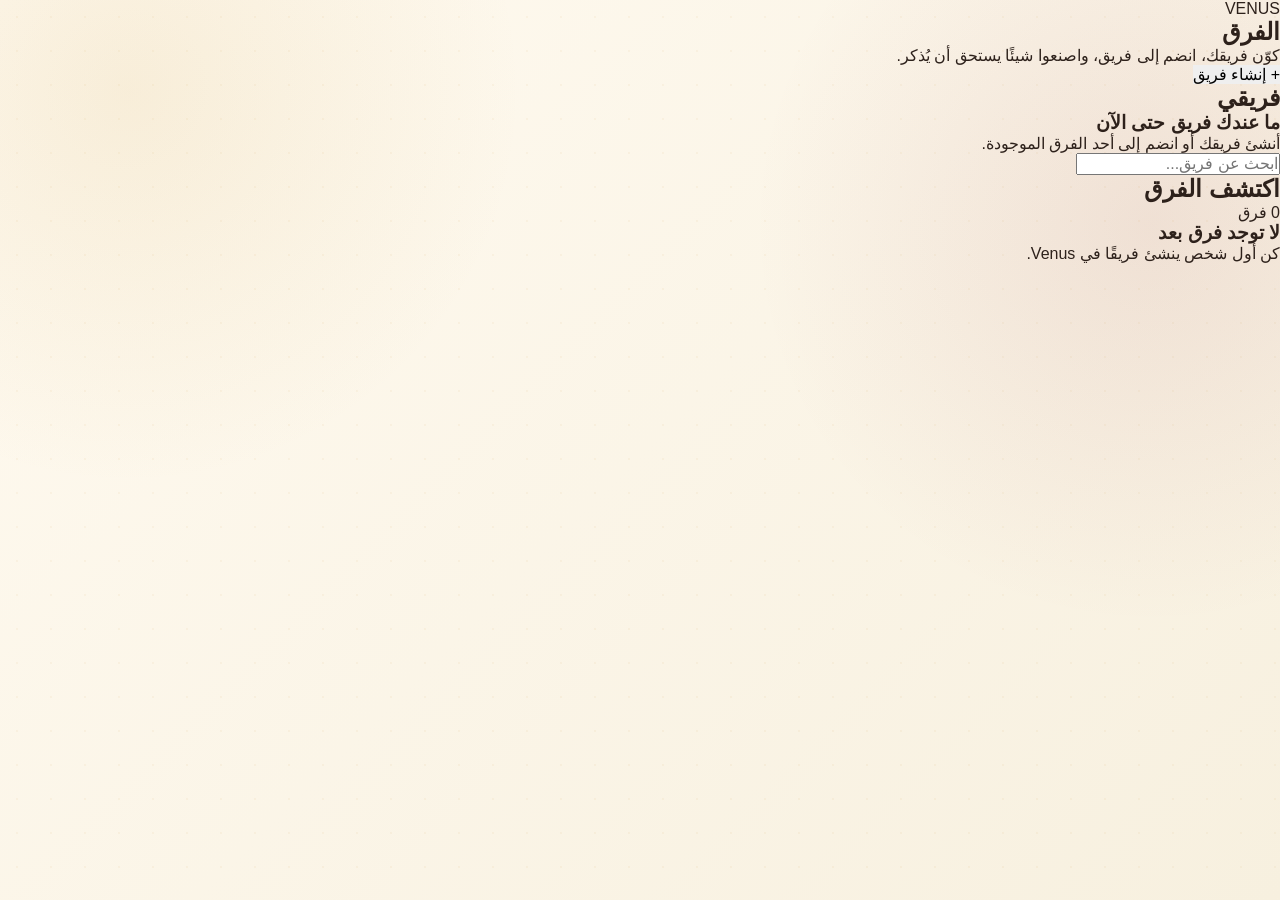
<file: team.html>
<!DOCTYPE html>
<html lang="ar" dir="rtl">

<head>
    <meta charset="UTF-8">

    <meta
        name="viewport"
        content="width=device-width, initial-scale=1.0"
    >

    <title>Venus — Teams</title>

    <link
        rel="stylesheet"
        href="style.css"
    >
</head>

<body>

    <!-- =====================================================
         VENUS — TEAM PAGE
         ===================================================== -->

    <main
        class="venus-team-page"
        data-team-page
    >

        <!-- -------------------------------------------------
             HEADER
             ------------------------------------------------- -->

        <section class="venus-team-header">

            <div>
                <span class="venus-section-label">
                    VENUS
                </span>

                <h1>
                    الفرق
                </h1>

                <p>
                    كوّن فريقك، انضم إلى فريق،
                    واصنعوا شيئًا يستحق أن يُذكر.
                </p>
            </div>

            <button
                type="button"
                id="openCreateTeam"
                class="venus-primary-button"
            >
                + إنشاء فريق
            </button>

        </section>


        <!-- -------------------------------------------------
             MY TEAM
             ------------------------------------------------- -->

        <section
            id="myTeamSection"
            class="venus-team-section"
        >

            <div class="venus-section-heading">

                <h2>
                    فريقي
                </h2>

            </div>

            <div
                id="myTeamContainer"
                class="venus-team-container"
            >
                <!-- My team appears here -->
            </div>

        </section>


        <!-- -------------------------------------------------
             SEARCH
             ------------------------------------------------- -->

        <section class="venus-team-search">

            <input
                type="search"
                id="teamSearch"
                placeholder="ابحث عن فريق..."
                autocomplete="off"
            >

        </section>


        <!-- -------------------------------------------------
             ALL TEAMS
             ------------------------------------------------- -->

        <section class="venus-team-section">

            <div class="venus-section-heading">

                <h2>
                    اكتشف الفرق
                </h2>

                <span id="teamCount">
                    0 فريق
                </span>

            </div>

            <div
                id="teamsContainer"
                class="venus-teams-grid"
            >
                <!-- Teams appear here -->
            </div>

        </section>


        <!-- -------------------------------------------------
             CREATE TEAM MODAL
             ------------------------------------------------- -->

        <div
            id="createTeamModal"
            class="venus-modal"
            hidden
        >

            <div
                class="venus-modal-overlay"
                id="closeCreateTeamOverlay"
            ></div>


            <div class="venus-modal-card">

                <button
                    type="button"
                    class="venus-modal-close"
                    id="closeCreateTeam"
                    aria-label="إغلاق"
                >
                    ×
                </button>

                <span class="venus-section-label">
                    VENUS TEAM
                </span>

                <h2>
                    إنشاء فريق جديد
                </h2>

                <p>
                    اختر اسمًا لفريقك وابدأوا الرحلة.
                </p>


                <!-- Team name -->

                <label for="teamName">
                    اسم الفريق
                </label>

                <input
                    type="text"
                    id="teamName"
                    maxlength="40"
                    placeholder="اسم الفريق"
                >


                <!-- Description -->

                <label for="teamDescription">
                    نبذة عن الفريق
                </label>

                <textarea
                    id="teamDescription"
                    maxlength="200"
                    placeholder="ما الذي يمثله فريقكم؟"
                ></textarea>


                <!-- Privacy -->

                <label for="teamPrivacy">
                    الخصوصية
                </label>

                <select id="teamPrivacy">

                    <option value="public">
                        عام — يستطيع الجميع الانضمام
                    </option>

                    <option value="private">
                        خاص — لا يمكن الانضمام مباشرة
                    </option>

                </select>


                <!-- Error / success -->

                <p
                    id="teamFormMessage"
                    class="venus-form-message"
                    hidden
                ></p>


                <!-- Create -->

                <button
                    type="button"
                    id="createTeamButton"
                    class="venus-primary-button"
                >
                    إنشاء الفريق
                </button>

            </div>

        </div>


        <!-- -------------------------------------------------
             TEAM DETAILS MODAL
             ------------------------------------------------- -->

        <div
            id="teamDetailsModal"
            class="venus-modal"
            hidden
        >

            <div
                class="venus-modal-overlay"
                id="closeTeamDetailsOverlay"
            ></div>


            <div class="venus-modal-card venus-team-details">

                <button
                    type="button"
                    class="venus-modal-close"
                    id="closeTeamDetails"
                    aria-label="إغلاق"
                >
                    ×
                </button>


                <div
                    id="teamDetailsContainer"
                >
                    <!-- Team details -->
                </div>


                <div
                    id="teamMembersContainer"
                    class="venus-team-members"
                >
                    <!-- Members -->
                </div>


                <div
                    class="venus-team-actions"
                    id="teamActions"
                >
                    <!-- Join / leave button -->
                </div>

            </div>

        </div>

    </main>


    <!-- =====================================================
         SCRIPTS
         ===================================================== -->

    <script src="teams.js"></script>
    <script src="team-page.js"></script>

</body>

</html>
</file>
<file: style.css>
/* =========================================================
   VENUS — STYLE
   Royal Red • Gold • Ivory • Ishtar Inspired
========================================================= */


/* =========================================================
   ROOT
========================================================= */

:root {
    --red-dark: #4b0d13;
    --red-deep: #650f18;
    --red: #861c27;
    --red-light: #a52a35;

    --gold-dark: #9b6b1f;
    --gold: #c99a3d;
    --gold-light: #e4c16b;
    --gold-pale: #f1dc9b;

    --ivory: #f7f0df;
    --cream: #fffaf0;
    --paper: #f2e8d2;

    --brown: #3a261b;
    --text: #2d211b;
    --text-soft: #725f50;

    --white: #fffdf8;

    --shadow: 0 18px 50px rgba(57, 20, 10, 0.14);
    --shadow-dark: 0 20px 55px rgba(44, 7, 11, 0.28);

    --radius-small: 12px;
    --radius: 20px;
    --radius-large: 30px;

    --transition: 0.25s ease;
}


/* =========================================================
   RESET
========================================================= */

* {
    margin: 0;
    padding: 0;
    box-sizing: border-box;
}

html {
    scroll-behavior: smooth;
}

body {
    min-height: 100vh;

    font-family:
        "Noto Sans Arabic",
        "Segoe UI",
        Tahoma,
        Arial,
        sans-serif;

    background:
        radial-gradient(
            circle at 10% 10%,
            rgba(201, 154, 61, 0.12),
            transparent 28%
        ),
        radial-gradient(
            circle at 90% 25%,
            rgba(134, 28, 39, 0.09),
            transparent 30%
        ),
        linear-gradient(
            135deg,
            var(--cream),
            var(--ivory)
        );

    color: var(--text);

    overflow-x: hidden;
}

button,
input,
textarea,
select {
    font: inherit;
}

button {
    cursor: pointer;
    border: none;
}

a {
    color: inherit;
    text-decoration: none;
}

img {
    max-width: 100%;
    display: block;
}


/* =========================================================
   DECORATIVE BACKGROUND
========================================================= */

body::before {
    content: "";

    position: fixed;
    inset: 0;

    pointer-events: none;
    z-index: -1;

    background-image:
        radial-gradient(
            circle,
            rgba(201, 154, 61, 0.18) 1px,
            transparent 1px
        );

    background-size: 34px 34px;

    opacity: 0.35;
}


/* =========================================================
   HEADER
========================================================= */

.main-header {
    position: sticky;
    top: 0;
    z-index: 100;

    width: 100%;

    display: flex;
    align-items: center;
    gap: 25px;

    padding: 15px 5%;

    background:
        linear-gradient(
            90deg,
            rgba(75, 13, 19, 0.98),
            rgba(101, 15, 24, 0.97)
        );

    border-bottom: 1px solid rgba(228, 193, 107, 0.35);

    box-shadow:
        0 8px 30px rgba(46, 7, 11, 0.22);
}


/* =========================================================
   LOGO
========================================================= */

.logo {
    display: flex;
    align-items: center;
    gap: 9px;

    color: var(--gold-light);

    font-family: Georgia, serif;
    font-size: 1.45rem;
    font-weight: 700;
    letter-spacing: 2px;

    white-space: nowrap;
}

.logo-star {
    color: var(--gold-light);
    font-size: 1.8rem;

    text-shadow:
        0 0 12px rgba(228, 193, 107, 0.65);
}


/* =========================================================
   SEARCH
========================================================= */

.header-search {
    flex: 1;
    max-width: 620px;
    margin: auto;
}

.header-search input {
    width: 100%;

    padding: 12px 18px;

    border-radius: 50px;

    border: 1px solid rgba(228, 193, 107, 0.3);

    background: rgba(255, 250, 240, 0.09);

    color: var(--white);

    outline: none;

    transition: var(--transition);
}

.header-search input::placeholder {
    color: rgba(255, 250, 240, 0.68);
}

.header-search input:focus {
    border-color: var(--gold-light);
    background: rgba(255, 250, 240, 0.14);

    box-shadow:
        0 0 0 4px rgba(228, 193, 107, 0.08);
}


/* =========================================================
   HEADER ACTIONS
========================================================= */

.header-actions {
    display: flex;
    align-items: center;
    gap: 8px;
}

.icon-button,
.profile-button {
    position: relative;

    min-width: 42px;
    min-height: 42px;

    padding: 8px 12px;

    border-radius: 12px;

    color: var(--gold-light);

    background: rgba(255, 250, 240, 0.08);

    border: 1px solid rgba(228, 193, 107, 0.2);

    transition: var(--transition);
}

.icon-button:hover,
.profile-button:hover {
    color: var(--red-dark);

    background: var(--gold-light);

    transform: translateY(-2px);
}

.profile-button {
    font-size: 0.85rem;
}


/* =========================================================
   NOTIFICATION BADGE
========================================================= */

.notification-badge {
    position: absolute;

    top: -5px;
    right: -5px;

    min-width: 18px;
    height: 18px;

    display: none;
    align-items: center;
    justify-content: center;

    border-radius: 50%;

    background: var(--gold);
    color: var(--red-dark);

    font-size: 0.65rem;
    font-weight: 800;
}


/* =========================================================
   HERO
========================================================= */

.hero-section {
    position: relative;

    min-height: 570px;

    display: flex;
    align-items: center;
    justify-content: center;

    padding: 90px 6%;

    overflow: hidden;

    background:
        radial-gradient(
            circle at 50% 30%,
            rgba(228, 193, 107, 0.13),
            transparent 32%
        ),
        linear-gradient(
            135deg,
            var(--red-dark),
            var(--red-deep) 55%,
            #35090d
        );

    color: var(--white);

    border-bottom:
        1px solid rgba(228, 193, 107, 0.3);
}


/* decorative golden frame */

.hero-section::before {
    content: "";

    position: absolute;
    inset: 22px;

    border: 1px solid rgba(228, 193, 107, 0.2);

    pointer-events: none;
}

.hero-section::after {
    content: "✦";

    position: absolute;

    font-family: Georgia, serif;

    font-size: 28rem;

    color: rgba(228, 193, 107, 0.035);

    transform: rotate(8deg);

    pointer-events: none;
}


.hero-content {
    position: relative;
    z-index: 2;

    max-width: 850px;

    text-align: center;
}


.hero-small-title {
    margin-bottom: 18px;

    color: var(--gold-light);

    font-size: 0.82rem;
    font-weight: 700;

    letter-spacing: 4px;
}


.hero-content h1 {
    margin-bottom: 22px;

    font-family:
        Georgia,
        "Times New Roman",
        serif;

    font-size: clamp(3rem, 7vw, 6.2rem);

    line-height: 1;

    font-weight: 700;
}

.hero-content h1 span {
    color: var(--gold-light);

    text-shadow:
        0 0 25px rgba(228, 193, 107, 0.22);
}


.hero-description {
    max-width: 650px;

    margin: 0 auto 35px;

    color: rgba(255, 253, 248, 0.83);

    line-height: 2;

    font-size: 1.05rem;
}


/* =========================================================
   HERO BUTTONS
========================================================= */

.hero-buttons {
    display: flex;
    justify-content: center;
    gap: 14px;
    flex-wrap: wrap;
}


/* =========================================================
   BUTTONS
========================================================= */

.primary-button,
.secondary-button {
    padding: 13px 25px;

    border-radius: 50px;

    font-weight: 700;

    transition: var(--transition);
}


.primary-button {
    background:
        linear-gradient(
            135deg,
            var(--gold-light),
            var(--gold)
        );

    color: var(--red-dark);

    box-shadow:
        0 8px 25px rgba(201, 154, 61, 0.22);
}

.primary-button:hover {
    transform: translateY(-3px);

    box-shadow:
        0 12px 30px rgba(201, 154, 61, 0.32);
}


.secondary-button {
    background: transparent;

    color: var(--gold-light);

    border: 1px solid rgba(228, 193, 107, 0.55);
}

.secondary-button:hover {
    background: rgba(228, 193, 107, 0.1);

    transform: translateY(-3px);
}


/* =========================================================
   HERO DECORATIONS
========================================================= */

.hero-decoration {
    position: absolute;

    color: var(--gold-light);

    opacity: 0.65;

    animation: floatingStar 4s ease-in-out infinite;
}

.hero-decoration-one {
    top: 15%;
    left: 12%;

    font-size: 2rem;
}

.hero-decoration-two {
    top: 30%;
    right: 12%;

    font-size: 1.5rem;

    animation-delay: 1s;
}

.hero-decoration-three {
    bottom: 18%;
    left: 20%;

    font-size: 1rem;

    animation-delay: 2s;
}

@keyframes floatingStar {
    0%,
    100% {
        transform: translateY(0) rotate(0);
    }

    50% {
        transform: translateY(-12px) rotate(8deg);
    }
}


/* =========================================================
   QUICK NAVIGATION
========================================================= */

.quick-navigation {
    width: min(1180px, 90%);

    margin: -45px auto 70px;

    position: relative;
    z-index: 10;

    display: grid;

    grid-template-columns:
        repeat(4, 1fr);

    gap: 15px;
}


.quick-card {
    min-height: 155px;

    padding: 24px 18px;

    display: flex;
    flex-direction: column;
    align-items: center;
    justify-content: center;

    text-align: center;

    border-radius: var(--radius);

    background:
        linear-gradient(
            145deg,
            rgba(255, 253, 248, 0.98),
            rgba(242, 232, 210, 0.95)
        );

    border:
        1px solid rgba(155, 107, 31, 0.22);

    box-shadow: var(--shadow);

    transition: var(--transition);
}

.quick-card:hover {
    transform: translateY(-7px);

    border-color: var(--gold);

    box-shadow:
        0 22px 45px rgba(57, 20, 10, 0.16);
}

.quick-card span {
    margin-bottom: 10px;

    color: var(--red);

    font-size: 1.9rem;
}

.quick-card strong {
    color: var(--red-dark);

    font-size: 1rem;
}

.quick-card small {
    margin-top: 7px;

    color: var(--text-soft);

    font-size: 0.75rem;

    line-height: 1.6;
}


/* =========================================================
   MAIN SECTIONS
========================================================= */

.main-section {
    width: min(1180px, 90%);

    margin: 0 auto 90px;
}


.section-heading {
    display: flex;
    align-items: flex-end;
    justify-content: space-between;

    gap: 30px;

    margin-bottom: 30px;
}


.section-kicker {
    margin-bottom: 8px;

    color: var(--gold-dark);

    font-size: 0.73rem;
    font-weight: 800;

    letter-spacing: 3px;
}


.section-heading h2,
.ideas-header h2,
.social-section h2 {
    margin-bottom: 10px;

    color: var(--red-dark);

    font-family:
        Georgia,
        "Times New Roman",
        serif;

    font-size: clamp(2rem, 4vw, 3.1rem);
}

.section-heading p {
    color: var(--text-soft);

    line-height: 1.8;
}


/* =========================================================
   ADD BUTTON
========================================================= */

.add-wrapper {
    position: relative;
}

.add-button {
    width: 55px;
    height: 55px;

    border-radius: 50%;

    background:
        linear-gradient(
            135deg,
            var(--red),
            var(--red-dark)
        );

    color: var(--gold-light);

    font-size: 2rem;

    box-shadow:
        0 10px 25px rgba(75, 13, 19, 0.25);

    transition: var(--transition);
}

.add-button:hover {
    transform: rotate(90deg) scale(1.05);
}


/* =========================================================
   ADD MENU
========================================================= */

.add-menu {
    position: absolute;

    top: 68px;
    left: 0;

    width: 245px;

    display: none;

    padding: 10px;

    border-radius: 18px;

    background: var(--cream);

    border:
        1px solid rgba(155, 107, 31, 0.25);
        box-shadow: var(--shadow-dark);

    z-index: 30;
}

.add-menu.show {
    display: block;

    animation: menuAppear 0.2s ease;
}

@keyframes menuAppear {
    from {
        opacity: 0;
        transform: translateY(-8px);
    }

    to {
        opacity: 1;
        transform: translateY(0);
    }
}

.add-menu button {
    width: 100%;

    display: flex;
    align-items: center;
    gap: 10px;

    padding: 12px;

    border-radius: 10px;

    background: transparent;

    color: var(--text);

    text-align: right;

    transition: var(--transition);
}

.add-menu button:hover {
    background: rgba(134, 28, 39, 0.07);

    color: var(--red);
}

.add-menu button span {
    color: var(--gold-dark);
}

.add-menu button small {
    margin-right: auto;

    color: var(--gold-dark);

    font-size: 0.68rem;
}


/* =========================================================
   FEED CONTROLS
========================================================= */

.feed-controls {
    display: flex;
    gap: 8px;

    margin-bottom: 25px;

    border-bottom:
        1px solid rgba(58, 38, 27, 0.1);
}

.feed-filter {
    padding: 12px 18px;

    background: transparent;

    color: var(--text-soft);

    border-bottom:
        2px solid transparent;

    transition: var(--transition);
}

.feed-filter:hover {
    color: var(--red);
}

.feed-filter.active {
    color: var(--red);

    border-bottom-color: var(--gold);
}


/* =========================================================
   EMPTY STATE
========================================================= */

.empty-state {
    padding: 65px 30px;

    text-align: center;

    border-radius: var(--radius-large);

    background:
        linear-gradient(
            145deg,
            rgba(255, 253, 248, 0.95),
            rgba(242, 232, 210, 0.75)
        );

    border:
        1px dashed rgba(155, 107, 31, 0.3);
}

.empty-state-icon {
    margin-bottom: 12px;

    color: var(--gold);

    font-size: 3rem;
}

.empty-state h3 {
    margin-bottom: 10px;

    color: var(--red-dark);

    font-family: Georgia, serif;

    font-size: 1.7rem;
}

.empty-state p {
    max-width: 500px;

    margin: 0 auto 25px;

    color: var(--text-soft);

    line-height: 1.8;
}


/* =========================================================
   COMPETITION
========================================================= */

.competition-section {
    padding: 50px;

    border-radius: var(--radius-large);

    background:
        linear-gradient(
            135deg,
            var(--red-dark),
            var(--red-deep)
        );

    color: var(--white);

    box-shadow: var(--shadow-dark);

    position: relative;

    overflow: hidden;
}

.competition-section::before {
    content: "✦";

    position: absolute;

    top: -70px;
    left: -30px;

    color: rgba(228, 193, 107, 0.07);

    font-size: 25rem;

    font-family: Georgia, serif;
}

.competition-section .section-heading {
    position: relative;
    z-index: 2;
}

.competition-section .section-kicker {
    color: var(--gold-light);
}

.competition-section .section-heading h2 {
    color: var(--white);
}

.competition-section .section-heading p {
    color: rgba(255, 253, 248, 0.72);
}


/* =========================================================
   COMPETITION SEARCH
========================================================= */

.competition-search input {
    width: 280px;

    padding: 12px 17px;

    border-radius: 50px;

    border:
        1px solid rgba(228, 193, 107, 0.3);

    background: rgba(255, 253, 248, 0.08);

    color: var(--white);

    outline: none;
}

.competition-search input::placeholder {
    color: rgba(255, 253, 248, 0.55);
}

.competition-search input:focus {
    border-color: var(--gold-light);
}


/* =========================================================
   SEASON
========================================================= */

.competition-season {
    position: relative;
    z-index: 2;

    display: grid;

    grid-template-columns:
        repeat(3, 1fr);

    gap: 15px;

    margin: 35px 0;

    padding: 20px;
    border:
        1px solid rgba(228, 193, 107, 0.18);

    border-radius: 18px;

    background: rgba(255, 253, 248, 0.055);
}

.competition-season div {
    display: flex;
    flex-direction: column;
    gap: 5px;
}

.competition-season span {
    color: rgba(255, 253, 248, 0.55);

    font-size: 0.75rem;
}

.competition-season strong {
    color: var(--gold-light);
}


/* =========================================================
   RANKING TABS
========================================================= */

.ranking-tabs {
    position: relative;
    z-index: 2;

    display: flex;

    gap: 8px;

    margin-bottom: 15px;
}

.ranking-tab {
    padding: 10px 18px;

    border-radius: 50px;

    background: transparent;

    color: rgba(255, 253, 248, 0.62);

    border:
        1px solid rgba(228, 193, 107, 0.18);

    transition: var(--transition);
}

.ranking-tab.active,
.ranking-tab:hover {
    background: var(--gold);

    color: var(--red-dark);

    border-color: var(--gold);
}


/* =========================================================
   RANKING CARDS
========================================================= */

.ranking-preview {
    position: relative;
    z-index: 2;

    display: flex;
    flex-direction: column;
    gap: 8px;
}

.ranking-card {
    display: grid;

    grid-template-columns: 55px 1fr auto;

    align-items: center;

    gap: 15px;

    padding: 14px 18px;

    border-radius: 15px;

    background: rgba(255, 253, 248, 0.055);

    border:
        1px solid rgba(228, 193, 107, 0.11);
}

.ranking-number {
    color: var(--gold-light);

    font-family: Georgia, serif;

    font-size: 1.2rem;
}

.ranking-user {
    display: flex;
    align-items: center;
    gap: 12px;
}

.ranking-user strong {
    display: block;

    color: var(--white);
}

.ranking-user small {
    display: block;

    margin-top: 3px;

    color: rgba(255, 253, 248, 0.5);
}

.avatar-placeholder {
    width: 42px;
    height: 42px;

    display: flex;
    align-items: center;
    justify-content: center;

    border-radius: 50%;

    background:
        linear-gradient(
            135deg,
            var(--gold),
            var(--gold-dark)
        );

    color: var(--red-dark);
}

.ranking-stars {
    color: var(--gold-light);
}


/* =========================================================
   TEAMS
========================================================= */

.team-intro-card {
    display: grid;

    grid-template-columns: 80px 1fr auto;

    align-items: center;

    gap: 25px;

    padding: 35px;

    border-radius: var(--radius-large);

    background:
        linear-gradient(
            135deg,
            #fffdf8,
            #f0e4cc
        );

    border:
        1px solid rgba(155, 107, 31, 0.2);

    box-shadow: var(--shadow);
}

.team-intro-symbol {
    width: 70px;
    height: 70px;

    display: flex;
    align-items: center;
    justify-content: center;

    border-radius: 20px;

    background:
        linear-gradient(
            135deg,
            var(--red),
            var(--red-dark)
        );

    color: var(--gold-light);

    font-size: 2rem;
}

.team-intro-card h3 {
    margin-bottom: 8px;

    color: var(--red-dark);

    font-family: Georgia, serif;

    font-size: 1.35rem;
}

.team-intro-card p {
    color: var(--text-soft);

    line-height: 1.8;
}


/* =========================================================
   IDEAS
========================================================= */

.ideas-section {
    padding: 70px 50px;

    text-align: center;

    border-radius: var(--radius-large);

    background:
        radial-gradient(
            circle at 50% 0%,
            rgba(228, 193, 107, 0.18),
            transparent 38%
        ),
        linear-gradient(
            145deg,
            #fffdf8,
            #f0e5ce
        );

    border:
        1px solid rgba(155, 107, 31, 0.2);

    box-shadow: var(--shadow);
}

.ideas-header {
    max-width: 850px;

    margin: 0 auto 35px;
}

.ideas-header h2 {
    line-height: 1.5;
}

.ideas-header > p:last-child {
    color: var(--text-soft);
    line-height: 2;
}


/* =========================================================
   IDEA CATEGORIES
========================================================= */

.idea-categories {
    max-width: 850px;

    margin: 0 auto 30px;

    display: flex;

    justify-content: center;

    flex-wrap: wrap;

    gap: 10px;
}

.idea-category {
    padding: 11px 18px;

    border-radius: 50px;

    background: rgba(134, 28, 39, 0.055);

    color: var(--red);

    border:
        1px solid rgba(134, 28, 39, 0.12);

    transition: var(--transition);
}

.idea-category:hover,
.idea-category.active {
    background: var(--red);

    color: var(--gold-light);

    border-color: var(--red);
}


/* =========================================================
   FOOTER
========================================================= */

.main-footer {
    padding: 55px 20px 35px;

    text-align: center;

    background:
        linear-gradient(
            135deg,
            #31080c,
            var(--red-dark)
        );

    color: rgba(255, 253, 248, 0.7);

    border-top:
        1px solid rgba(228, 193, 107, 0.22);
}

.footer-logo {
    margin-bottom: 10px;

    color: var(--gold-light);

    font-family: Georgia, serif;

    font-size: 1.5rem;
    font-weight: 700;

    letter-spacing: 2px;
}

.main-footer p {
    margin-bottom: 7px;
}

.main-footer small {
    display: block;

    margin-top: 25px;

    color: rgba(255, 253, 248, 0.4);
}


/* =========================================================
   MODALS
========================================================= */

.modal {
    position: fixed;

    inset: 0;

    z-index: 1000;

    display: none;

    align-items: center;
    justify-content: center;

    padding: 25px;

    background:
        rgba(34, 5, 8, 0.72);

    backdrop-filter: blur(7px);
}

.modal.show {
    display: flex;

    animation: modalFade 0.2s ease;
}

@keyframes modalFade {
    from {
        opacity: 0;
    }

    to {
        opacity: 1;
    }
}


.modal-content {
    position: relative;

    width: min(500px, 100%);

    max-height: 90vh;

    overflow-y: auto;

    padding: 35px;

    border-radius: 25px;

    background:
        linear-gradient(
            145deg,
            var(--cream),
            var(--ivory)
        );

    border:
        1px solid rgba(201, 154, 61, 0.35);

    box-shadow:
        0 30px 90px rgba(0, 0, 0, 0.4);

    animation: modalUp 0.25s ease;
}

.large-modal {
    width: min(650px, 100%);
}

@keyframes modalUp {
    from {
        opacity: 0;
        transform: translateY(20px) scale(0.97);
    }

    to {
        opacity: 1;
        transform: translateY(0) scale(1);
    }
}


.modal-close {
    position: absolute;

    top: 14px;
    left: 15px;

    width: 35px;
    height: 35px;

    display: flex;
    align-items: center;
    justify-content: center;

    border-radius: 50%;

    background: rgba(134, 28, 39, 0.08);

    color: var(--red);

    font-size: 1.5rem;

    transition: var(--transition);
}

.modal-close:hover {
    background: var(--red);

    color: var(--gold-light);
}


.modal-content h2 {
margin-bottom: 12px;

    color: var(--red-dark);

    font-family: Georgia, serif;

    font-size: 2rem;
}

.modal-content > p {
    color: var(--text-soft);

    line-height: 1.8;
}

.modal-icon {
    margin-bottom: 10px;

    color: var(--gold);

    font-size: 2.5rem;
}


/* =========================================================
   LANGUAGE OPTIONS
========================================================= */

.language-option {
    width: 100%;

    margin-top: 10px;

    padding: 14px;

    border-radius: 12px;

    background:
        rgba(134, 28, 39, 0.05);

    color: var(--red-dark);

    border:
        1px solid rgba(155, 107, 31, 0.15);

    transition: var(--transition);
}

.language-option:hover {
    background: var(--red);

    color: var(--gold-light);
}


/* =========================================================
   FORMS
========================================================= */

#createForm,
#ideaForm {
    display: flex;
    flex-direction: column;

    gap: 10px;

    margin-top: 25px;
}

#createForm label,
#ideaForm label {
    margin-top: 8px;

    color: var(--red-dark);

    font-size: 0.85rem;
    font-weight: 700;
}

#createForm input,
#createForm textarea,
#ideaForm input,
#ideaForm textarea {
    width: 100%;

    padding: 13px 15px;

    border-radius: 12px;

    border:
        1px solid rgba(155, 107, 31, 0.25);

    background: rgba(255, 253, 248, 0.75);

    color: var(--text);

    outline: none;

    resize: vertical;

    transition: var(--transition);
}

#createForm input:focus,
#createForm textarea:focus,
#ideaForm input:focus,
#ideaForm textarea:focus {
    border-color: var(--gold-dark);

    box-shadow:
        0 0 0 3px rgba(201, 154, 61, 0.1);
}

#createForm input[type="file"] {
    padding: 10px;

    cursor: pointer;
}

.form-note {
    margin-bottom: 10px;

    color: var(--text-soft);

    line-height: 1.7;

    font-size: 0.72rem;
}


/* =========================================================
   SCROLLBAR
========================================================= */

::-webkit-scrollbar {
    width: 9px;
}

::-webkit-scrollbar-track {
    background: var(--ivory);
}

::-webkit-scrollbar-thumb {
    background:
        linear-gradient(
            var(--red),
            var(--gold-dark)
        );

    border-radius: 20px;
}


/* =========================================================
   SELECTION
========================================================= */

::selection {
    background: var(--gold);

    color: var(--red-dark);
}


/* =========================================================
   RESPONSIVE — TABLET
========================================================= */

@media (max-width: 900px) {

    .main-header {
        flex-wrap: wrap;

        padding: 13px 4%;
    }

    .header-search {
        order: 3;

        flex-basis: 100%;

        max-width: none;
    }

    .quick-navigation {
        grid-template-columns:
            repeat(2, 1fr);
    }

    .section-heading {
        align-items: flex-start;

        flex-direction: column;
    }

    .competition-search {
        width: 100%;
    }

    .competition-search input {
        width: 100%;
    }

    .social-links {
        grid-template-columns:
            1fr;
    }

    .team-intro-card {
        grid-template-columns:
            65px 1fr;
    }

    .team-intro-card .primary-button {
        grid-column: 1 / -1;

        justify-self: start;
    }
}


/* =========================================================
   RESPONSIVE — MOBILE
========================================================= */

@media (max-width: 600px) {

    .main-header {
        gap: 12px;
    }

    .logo {
        font-size: 1.15rem;
    }

    .header-actions {
        margin-right: auto;
    }

    .profile-button {
        display: none;
    }

    .icon-button {
        min-width: 38px;
        min-height: 38px;

        padding: 6px;
    }

    .hero-section {
        min-height: 500px;

        padding: 75px 6%;
    }

    .hero-section::before {
        inset: 12px;
    }

    .hero-content h1 {
    font-size: 3.1rem;
    }

    .hero-description {
        font-size: 0.9rem;
    }

    .hero-small-title {
        font-size: 0.65rem;

        letter-spacing: 2px;
    }

    .quick-navigation {
        width: 92%;

        margin-top: -30px;

        gap: 9px;
    }

    .quick-card {
        min-height: 130px;

        padding: 15px 10px;
    }

    .quick-card small {
        font-size: 0.65rem;
    }

    .main-section {
        width: 92%;

        margin-bottom: 60px;
    }

    .competition-section {
        padding: 28px 18px;
    }

    .competition-season {
        grid-template-columns:
            1fr;
    }

    .ranking-card {
        grid-template-columns:
            35px 1fr auto;

        padding: 12px;
    }

    .ideas-section {
        padding: 45px 20px;
    }

    .ideas-header h2 {
        font-size: 1.55rem;
    }

    .team-intro-card {
        grid-template-columns: 1fr;

        text-align: center;
    }

    .team-intro-symbol {
        margin: auto;
    }

    .team-intro-card .primary-button {
        justify-self: center;
    }

    .modal-content {
        padding: 30px 20px;

        border-radius: 20px;
    }

    .add-menu {
        left: auto;
        right: 0;
    }
}


/* =========================================================
   ACCESSIBILITY
========================================================= */

button:focus-visible,
input:focus-visible,
textarea:focus-visible,
a:focus-visible {
    outline: 3px solid rgba(201, 154, 61, 0.5);

    outline-offset: 3px;
}


/* =========================================================
   REDUCED MOTION
========================================================= */

@media (prefers-reduced-motion: reduce) {

    *,
    *::before,
    *::after {
        animation-duration: 0.01ms !important;
        animation-iteration-count: 1 !important;
        scroll-behavior: auto !important;
        transition-duration: 0.01ms !important;
    }
}
</file>
<file: login.css>
/* =========================================================
   VENUS — LOGIN PAGE
   ========================================================= */

:root {
    --login-red: #8f1628;
    --login-red-dark: #65101d;
    --login-red-light: #b52a3d;

    --login-gold: #c89b3c;
    --login-gold-light: #e2c36d;
    --login-gold-dark: #9a7020;

    --login-cream: #f8f1e4;
    --login-paper: #fffaf1;
    --login-white: #ffffff;

    --login-text: #2c2020;
    --login-muted: #796d6d;
    --login-border: #dfd2c3;

    --login-shadow: 0 18px 45px rgba(60, 25, 25, 0.15);
    --login-shadow-small: 0 8px 22px rgba(60, 25, 25, 0.10);

    --login-radius: 20px;
}


/* =========================================================
   PAGE
   ========================================================= */

.venus-login-page {
    min-height: 100vh;
    min-height: 100svh;

    display: flex;
    flex-direction: column;
    align-items: center;

    padding: 45px 20px 30px;

    background:
        radial-gradient(
            circle at 50% 0%,
            rgba(200, 155, 60, 0.14),
            transparent 32%
        ),
        linear-gradient(
            145deg,
            #fffaf1 0%,
            #f7eee2 50%,
            #f3e5d5 100%
        );

    color: var(--login-text);
}


/* =========================================================
   BRAND
   ========================================================= */

.login-brand {
    text-align: center;
    margin-bottom: 28px;
}

.login-symbol {
    width: 58px;
    height: 58px;

    display: flex;
    align-items: center;
    justify-content: center;

    margin: 0 auto 10px;

    border: 1px solid rgba(200, 155, 60, 0.65);
    border-radius: 50%;

    color: var(--login-gold);
    font-size: 28px;

    background: rgba(255, 250, 241, 0.8);

    box-shadow:
        0 0 0 7px rgba(200, 155, 60, 0.06),
        0 10px 25px rgba(80, 45, 20, 0.08);
}

.login-brand-name {
    color: var(--login-red);

    font-size: 30px;
    font-weight: 800;
    letter-spacing: 5px;

    line-height: 1.1;
}

.login-brand-subtitle {
    margin: 8px 0 0;

    color: var(--login-muted);

    font-size: 14px;
}


/* =========================================================
   LOGIN CARD
   ========================================================= */

.login-card {
    width: 100%;
    max-width: 470px;

    padding: 34px;

    background: rgba(255, 250, 241, 0.96);

    border: 1px solid var(--login-border);
    border-radius: var(--login-radius);

    box-shadow: var(--login-shadow);
}


/* =========================================================
   CARD HEADER
   ========================================================= */

.login-card-header {
    text-align: center;
    margin-bottom: 28px;
}

.login-eyebrow {
    display: inline-block;

    margin-bottom: 8px;

    color: var(--login-gold-dark);

    font-size: 13px;
    font-weight: 700;
}

.login-card-header h1 {
    margin: 0;

    color: var(--login-red);

    font-size: 28px;
    font-weight: 800;
}

.login-card-header p {
    margin: 9px 0 0;

    color: var(--login-muted);

    font-size: 14px;
    line-height: 1.7;
}


/* =========================================================
   FORM
   ========================================================= */

.login-form {
    display: flex;
    flex-direction: column;
    gap: 20px;
}

.login-field {
    display: flex;
    flex-direction: column;
    gap: 8px;
}

.login-field label {
    color: var(--login-text);

    font-size: 14px;
    font-weight: 700;
}

.login-field input {
    width: 100%;
    min-height: 52px;

    box-sizing: border-box;

    padding: 0 15px;

    border: 1px solid var(--login-border);
    border-radius: 12px;

    outline: none;

    background: var(--login-white);
    color: var(--login-text);

    font-family: inherit;
    font-size: 14px;

    transition:
        border-color 0.2s ease,
        box-shadow 0.2s ease,
        background 0.2s ease;
}

.login-field input::placeholder {
    color: #aaa0a0;
}

.login-field input:focus {
    border-color: var(--login-gold);
    background: #fffdf9;

    box-shadow:
        0 0 0 3px rgba(200, 155, 60, 0.12);
}


/* =========================================================
   PASSWORD
   ========================================================= */

.login-password-wrap {
    position: relative;
}

.login-password-wrap input {
    padding-left: 52px;
}

.login-password-toggle {
    position: absolute;

    left: 8px;
    top: 50%;

    transform: translateY(-50%);

    width: 38px;
    height: 38px;

    display: flex;
    align-items: center;
    justify-content: center;

    border: 0;
    border-radius: 9px;

    background: transparent;

    color: var(--login-muted);

    cursor: pointer;

    font-family: inherit;
    font-size: 16px;

    transition:
        background 0.2s ease,
        color 0.2s ease;
}

.login-password-toggle:hover {
    background: rgba(200, 155, 60, 0.10);
    color: var(--login-red);
}


/* =========================================================
   MESSAGE
   ========================================================= */

.login-form-message {
    min-height: 0;

    padding: 0;

    border-radius: 10px;

    font-size: 13px;
    line-height: 1.6;

    text-align: center;
}

.login-form-message:not(:empty) {
    padding: 10px 12px;
    background: rgba(143, 22, 40, 0.07);
    color: var(--login-red);
}


/* =========================================================
   SUBMIT BUTTON
   ========================================================= */

.login-submit-button {
    width: 100%;
    min-height: 52px;

    margin-top: 2px;

    border: 0;
    border-radius: 12px;

    background:
        linear-gradient(
            135deg,
            var(--login-red),
            var(--login-red-dark)
        );

    color: #fff;

    font-family: inherit;
    font-size: 15px;
    font-weight: 800;

    cursor: pointer;

    box-shadow:
        0 8px 18px rgba(143, 22, 40, 0.20);

    transition:
        transform 0.2s ease,
        box-shadow 0.2s ease,
        opacity 0.2s ease;
}

.login-submit-button:hover {
    transform: translateY(-1px);

    box-shadow:
        0 11px 24px rgba(143, 22, 40, 0.25);
}

.login-submit-button:active {
    transform: translateY(0);
}

.login-submit-button:disabled {
    opacity: 0.65;
    cursor: not-allowed;
    transform: none;
}


/* =========================================================
   REGISTER AREA
   ========================================================= */

.login-register-area {
    display: flex;
    align-items: center;
    justify-content: center;
    gap: 6px;

    margin-top: 25px;

    color: var(--login-muted);

    font-size: 14px;
}

.login-register-area a {
    color: var(--login-red);

    font-weight: 800;

    text-decoration: none;
}

.login-register-area a:hover {
    color: var(--login-gold-dark);
    text-decoration: underline;
}


/* =========================================================
   FOOTER
   ========================================================= */

.login-footer {
    display: flex;
    align-items: center;
    justify-content: center;
    gap: 9px;

    margin-top: 24px;

    color: var(--login-muted);

    font-size: 12px;
}

.login-footer a {
    color: var(--login-red);

    text-decoration: none;
}

.login-footer a:hover {
    color: var(--login-gold-dark);
    text-decoration: underline;
}


/* =========================================================
   DARK MODE
   ========================================================= */

body.dark-mode .venus-login-page {
    background:
        radial-gradient(
            circle at 50% 0%,
            rgba(200, 155, 60, 0.10),
            transparent 35%
        ),
        linear-gradient(
            145deg,
            #211719 0%,
            #171214 100%
        );

    color: #f6eee3;
}

body.dark-mode .login-card {
    background: rgba(38, 27, 29, 0.97);

    border-color: rgba(226, 195, 109, 0.18);

    box-shadow:
        0 18px 45px rgba(0, 0, 0, 0.30);
}

body.dark-mode .login-symbol {
    background: rgba(38, 27, 29, 0.8);
}

body.dark-mode .login-card-header h1,
body.dark-mode .login-brand-name {
    color: var(--login-gold-light);
}

body.dark-mode .login-card-header p,
body.dark-mode .login-brand-subtitle,
body.dark-mode .login-register-area,
body.dark-mode .login-footer {
    color: #bdb0ae;
}

body.dark-mode .login-field label {
    color: #eee4dc;
}

body.dark-mode .login-field input {
    background: #2d2224;

    border-color: #4a3839;

    color: #f7eee5;
}

body.dark-mode .login-field input::placeholder {
    color: #897b7b;
}

body.dark-mode .login-field input:focus {
    background: #312527;
    border-color: var(--login-gold);
}

body.dark-mode .login-form-message:not(:empty) {
    background: rgba(226, 195, 109, 0.08);
    color: var(--login-gold-light);
}

body.dark-mode .login-register-area a,
body.dark-mode .login-footer a {
    color: var(--login-gold-light);
}


/* =========================================================
   RESPONSIVE
   ========================================================= */

@media (max-width: 600px) {

    .venus-login-page {
        padding: 30px 15px 24px;
    }

    .login-brand {
        margin-bottom: 22px;
    }

    .login-symbol {
        width: 50px;
        height: 50px;

        font-size: 24px;
    }

    .login-brand-name {
        font-size: 26px;
        letter-spacing: 4px;
    }

    .login-brand-subtitle {
        font-size: 13px;
    }

    .login-card {
        padding: 25px 20px;

        border-radius: 17px;
    }

    .login-card-header h1 {
        font-size: 24px;
    }

    .login-card-header p {
        font-size: 13px;
    }

    .login-register-area {
        flex-wrap: wrap;
    }
}


@media (max-width: 380px) {

    .venus-login-page {
        padding-inline: 10px;
    }

    .login-card {
        padding: 22px 16px;
    }

    .login-card-header h1 {
        font-size: 22px;
    }

    .login-field input {
        min-height: 49px;
    }

    .login-submit-button {
        min-height: 50px;
    }
}
</file>
<file: notifications.css>
/* =========================================================
   VENUS — NOTIFICATIONS
   ========================================================= */

.venus-notifications-page {
    width: min(1050px, calc(100% - 32px));
    margin: 0 auto;
    padding: 35px 0 70px;
    color: var(--venus-text, #30151a);
}

/* =========================================================
   HEADER
   ========================================================= */

.notifications-header {
    position: relative;

    display: flex;
    align-items: center;
    justify-content: space-between;
    gap: 25px;

    padding: 30px;

    margin-bottom: 18px;

    background:
        radial-gradient(
            circle at 85% 20%,
            rgba(212, 164, 58, 0.14),
            transparent 30%
        ),
        linear-gradient(
            135deg,
            #fffdf7,
            #fff8ec
        );

    border: 1px solid rgba(143, 16, 36, 0.14);
    border-radius: 24px;

    box-shadow: 0 10px 30px rgba(76, 10, 22, 0.08);

    overflow: hidden;
}

.notifications-header::before {
    content: "";

    position: absolute;
    inset-inline: 0;
    top: 0;

    height: 4px;

    background: linear-gradient(
        90deg,
        #8f1024,
        #d4a43a,
        #8f1024
    );
}

.notifications-heading {
    display: flex;
    align-items: center;
    gap: 16px;
}

.notifications-symbol {
    width: 55px;
    height: 55px;

    display: flex;
    align-items: center;
    justify-content: center;

    flex-shrink: 0;

    border-radius: 50%;

    background:
        linear-gradient(
            145deg,
            #8f1024,
            #650b19
        );

    color: #f1d37b;

    font-size: 25px;

    box-shadow:
        0 8px 20px rgba(101, 11, 25, 0.2),
        0 0 0 6px rgba(212, 164, 58, 0.08);
}

.notifications-heading h1 {
    margin: 0 0 5px;

    color: #650b19;

    font-size: clamp(27px, 4vw, 36px);
    font-weight: 800;
}

.notifications-heading p {
    margin: 0;

    color: #80676b;

    font-size: 14px;
    line-height: 1.7;
}

/* =========================================================
   MARK ALL
   ========================================================= */

.notifications-mark-all {
    position: relative;
    z-index: 1;

    padding: 11px 17px;

    border: 1px solid rgba(212, 164, 58, 0.65);
    border-radius: 12px;

    background: rgba(212, 164, 58, 0.1);
    color: #8f1024;

    font-family: inherit;
    font-size: 13px;
    font-weight: 800;

    cursor: pointer;

    transition:
        background 0.2s ease,
        transform 0.2s ease;
}

.notifications-mark-all:hover {
    background: rgba(212, 164, 58, 0.2);
    transform: translateY(-1px);
}

/* =========================================================
   FILTERS
   ========================================================= */

.notifications-filters {
    display: flex;
    align-items: center;
    gap: 9px;

    padding: 8px;

    margin-bottom: 18px;

    background: #fffdf7;

    border: 1px solid rgba(143, 16, 36, 0.11);
    border-radius: 17px;

    box-shadow: 0 6px 20px rgba(76, 10, 22, 0.05);

    overflow-x: auto;
}

.notification-filter {
    flex: 0 0 auto;

    padding: 10px 18px;

    border: none;
    border-radius: 11px;

    background: transparent;
    color: #80676b;

    font-family: inherit;
    font-size: 13px;
    font-weight: 700;

    cursor: pointer;

    transition:
        background 0.2s ease,
        color 0.2s ease;
}

.notification-filter:hover {
    background: rgba(143, 16, 36, 0.06);
    color: #8f1024;
}

.notification-filter.active {
    background: #8f1024;
    color: white;

    box-shadow: 0 5px 14px rgba(143, 16, 36, 0.18);
}

/* =========================================================
   CONTAINER
   ========================================================= */

.notifications-container {
    display: grid;
    gap: 11px;
}

/* =========================================================
   NOTIFICATION CARD
   ========================================================= */

.notification-card {
    position: relative;
    display: flex;
    align-items: flex-start;
    gap: 15px;

    padding: 18px 20px;

    background: #fffdf7;

    border: 1px solid rgba(143, 16, 36, 0.1);
    border-radius: 18px;

    box-shadow: 0 5px 18px rgba(76, 10, 22, 0.05);

    cursor: pointer;

    transition:
        transform 0.2s ease,
        box-shadow 0.2s ease,
        border-color 0.2s ease;
}

.notification-card:hover {
    transform: translateY(-2px);

    border-color: rgba(212, 164, 58, 0.45);

    box-shadow: 0 10px 25px rgba(76, 10, 22, 0.09);
}

/* unread indicator */

.notification-card.unread {
    background:
        linear-gradient(
            90deg,
            rgba(212, 164, 58, 0.09),
            #fffdf7 35%
        );

    border-color: rgba(212, 164, 58, 0.28);
}

.notification-card.unread::before {
    content: "";

    position: absolute;

    inset-inline-end: 0;
    top: 16px;

    width: 4px;
    height: 38px;

    border-radius: 5px 0 0 5px;

    background: #d4a43a;
}

/* =========================================================
   ICON
   ========================================================= */

.notification-icon {
    width: 48px;
    height: 48px;

    display: flex;
    align-items: center;
    justify-content: center;

    flex-shrink: 0;

    border-radius: 15px;

    background: rgba(143, 16, 36, 0.08);
    color: #8f1024;

    font-size: 20px;
}

.notification-card[data-type="team"] .notification-icon {
    background: rgba(212, 164, 58, 0.15);
    color: #a87818;
}

.notification-card[data-type="competition"] .notification-icon {
    background: rgba(143, 16, 36, 0.09);
    color: #8f1024;
}

.notification-card[data-type="activity"] .notification-icon {
    background: rgba(101, 11, 25, 0.08);
    color: #650b19;
}

/* =========================================================
   CONTENT
   ========================================================= */

.notification-content {
    min-width: 0;
    flex: 1;
}

.notification-title {
    margin: 0 0 5px;

    color: #30151a;

    font-size: 15px;
    font-weight: 800;

    line-height: 1.5;
}

.notification-message {
    margin: 0;

    color: #80676b;

    font-size: 13px;
    line-height: 1.75;
}

.notification-time {
    display: block;

    margin-top: 8px;

    color: #a18a8e;

    font-size: 11px;
    font-weight: 600;
}

/* =========================================================
   ACTION AREA
   ========================================================= */

.notification-action {
    align-self: center;

    flex-shrink: 0;

    padding: 8px 12px;

    border: 1px solid rgba(143, 16, 36, 0.15);
    border-radius: 9px;

    background: transparent;
    color: #8f1024;

    font-family: inherit;
    font-size: 11px;
    font-weight: 800;

    cursor: pointer;

    transition:
        background 0.2s ease,
        border-color 0.2s ease;
}

.notification-action:hover {
    background: rgba(143, 16, 36, 0.06);
    border-color: rgba(143, 16, 36, 0.3);
}

/* =========================================================
   EMPTY STATE
   ========================================================= */

.notifications-empty {
    padding: 70px 25px;

    text-align: center;

    background: #fffdf7;

    border: 1px dashed rgba(143, 16, 36, 0.18);
    border-radius: 22px;
}

.notifications-empty-icon {
    width: 70px;
    height: 70px;

    display: flex;
    align-items: center;
    justify-content: center;

    margin: 0 auto 18px;

    border-radius: 50%;

    background: rgba(212, 164, 58, 0.12);

    color: #d4a43a;

    font-size: 31px;
}

.notifications-empty h2 {
    margin: 0 0 8px;

    color: #650b19;

    font-size: 21px;
}

.notifications-empty p {
    max-width: 420px;

    margin: 0 auto;

    color: #80676b;

    font-size: 14px;
    line-height: 1.8;
}

/* =========================================================
   LOADING
   ========================================================= */

.notifications-loading {
    display: flex;
    align-items: center;
    justify-content: center;
    gap: 7px;

    padding: 25px;
}

.notifications-loading span {
    width: 8px;
    height: 8px;

    border-radius: 50%;

    background: #8f1024;

    animation: notificationLoading 1s infinite ease-in-out;
}

.notifications-loading span:nth-child(2) {
    animation-delay: 0.15s;
}

.notifications-loading span:nth-child(3) {
    animation-delay: 0.3s;
}

@keyframes notificationLoading {
    0%,
    70%,
    100% {
        transform: translateY(0);
        opacity: 0.45;
    }

    35% {
        transform: translateY(-6px);
        opacity: 1;
    }
}

/* =========================================================
   MOBILE
   ========================================================= */

@media (max-width: 700px) {

    .venus-notifications-page {
        width: min(100% - 20px, 100%);
        padding-top: 20px;
    }

    .notifications-header {
        align-items: flex-start;
        flex-direction: column;

        padding: 24px 20px;
    }

    .notifications-heading {
        width: 100%;
    }

    .notifications-mark-all {
        width: 100%;
    }

    .notifications-filters {
        scrollbar-width: none;
    }

    .notifications-filters::-webkit-scrollbar {
        display: none;
    }

    .notification-card {
        padding: 16px;
    }

    .notification-action {
        display: none;
    }
}

/* =========================================================
   SMALL MOBILE
   ========================================================= */

@media (max-width: 430px) {

    .notifications-heading {
        align-items: flex-start;
    }

    .notifications-symbol {
        width: 45px;
        height: 45px;

        font-size: 20px;
    }

    .notifications-heading h1 {
        font-size: 26px;
    }

    .notifications-heading p {
        font-size: 12px;
    }

    .notification-icon {
        width: 42px;
        height: 42px;

        border-radius: 12px;

        font-size: 17px;
    }

    .notification-title {
        font-size: 14px;
    }

    .notification-message {
        font-size: 12px;
    }
}
</file>
<file: register.css>
/* =========================================================
   VENUS — REGISTER PAGE
   ========================================================= */

:root {
    --register-red: #8f1628;
    --register-red-dark: #65101d;
    --register-red-light: #b52a3d;

    --register-gold: #c89b3c;
    --register-gold-light: #e2c36d;
    --register-gold-dark: #9a7020;

    --register-cream: #f8f1e4;
    --register-paper: #fffaf1;
    --register-white: #ffffff;

    --register-text: #2c2020;
    --register-muted: #796d6d;
    --register-border: #dfd2c3;

    --register-shadow: 0 18px 45px rgba(60, 25, 25, 0.15);
    --register-radius: 20px;
}


/* =========================================================
   PAGE
   ========================================================= */

.venus-register-page {
    min-height: 100vh;
    min-height: 100svh;

    display: flex;
    flex-direction: column;
    align-items: center;

    padding: 42px 20px 30px;

    background:
        radial-gradient(
            circle at 50% 0%,
            rgba(200, 155, 60, 0.14),
            transparent 32%
        ),
        linear-gradient(
            145deg,
            #fffaf1 0%,
            #f7eee2 50%,
            #f3e5d5 100%
        );

    color: var(--register-text);
}


/* =========================================================
   BRAND
   ========================================================= */

.register-brand {
    text-align: center;
    margin-bottom: 28px;
}

.register-symbol {
    width: 58px;
    height: 58px;

    display: flex;
    align-items: center;
    justify-content: center;

    margin: 0 auto 10px;

    border: 1px solid rgba(200, 155, 60, 0.65);
    border-radius: 50%;

    color: var(--register-gold);
    font-size: 28px;

    background: rgba(255, 250, 241, 0.8);

    box-shadow:
        0 0 0 7px rgba(200, 155, 60, 0.06),
        0 10px 25px rgba(80, 45, 20, 0.08);
}

.register-brand-name {
    color: var(--register-red);

    font-size: 30px;
    font-weight: 800;
    letter-spacing: 5px;

    line-height: 1.1;
}

.register-brand-subtitle {
    margin: 8px 0 0;

    color: var(--register-muted);

    font-size: 14px;
}


/* =========================================================
   CARD
   ========================================================= */

.register-card {
    width: 100%;
    max-width: 560px;

    padding: 34px;

    background: rgba(255, 250, 241, 0.96);

    border: 1px solid var(--register-border);
    border-radius: var(--register-radius);

    box-shadow: var(--register-shadow);
}


/* =========================================================
   HEADER
   ========================================================= */

.register-card-header {
    text-align: center;
    margin-bottom: 28px;
}

.register-eyebrow {
    display: inline-block;

    margin-bottom: 8px;

    color: var(--register-gold-dark);

    font-size: 13px;
    font-weight: 700;
}

.register-card-header h1 {
    margin: 0;

    color: var(--register-red);

    font-size: 28px;
    font-weight: 800;
}

.register-card-header p {
    margin: 9px 0 0;

    color: var(--register-muted);

    font-size: 14px;
    line-height: 1.7;
}


/* =========================================================
   FORM
   ========================================================= */

.register-form {
    display: flex;
    flex-direction: column;
    gap: 17px;
}

.register-field {
    display: flex;
    flex-direction: column;
    gap: 8px;
}

.register-field label {
    color: var(--register-text);

    font-size: 14px;
    font-weight: 700;
}

.register-field small {
    color: var(--register-muted);

    font-size: 12px;
    line-height: 1.5;
}

.register-field input,
.register-field select {
    width: 100%;
    min-height: 51px;

    box-sizing: border-box;

    padding: 0 14px;

    border: 1px solid var(--register-border);
    border-radius: 12px;

    outline: none;

    background: var(--register-white);
    color: var(--register-text);

    font-family: inherit;
    font-size: 14px;

    transition:
        border-color 0.2s ease,
        box-shadow 0.2s ease,
        background 0.2s ease;
}

.register-field input::placeholder {
    color: #aaa0a0;
}

.register-field input:focus,
.register-field select:focus {
    border-color: var(--register-gold);

    background: #fffdf9;

    box-shadow:
        0 0 0 3px rgba(200, 155, 60, 0.12);
}

.register-field select {
    cursor: pointer;
}


/* =========================================================
   PASSWORD
   ========================================================= */

.register-password-wrap {
    position: relative;
}

.register-password-wrap input {
    padding-left: 52px;
}

.register-password-toggle {
    position: absolute;

    left: 8px;
    top: 50%;

    transform: translateY(-50%);

    width: 38px;
    height: 38px;

    display: flex;
    align-items: center;
    justify-content: center;

    border: 0;
    border-radius: 9px;

    background: transparent;

    color: var(--register-muted);

    cursor: pointer;

    font-family: inherit;
    font-size: 16px;

    transition:
        background 0.2s ease,
        color 0.2s ease;
}

.register-password-toggle:hover {
    background: rgba(200, 155, 60, 0.10);
    color: var(--register-red);
}


/* =========================================================
   PRIVACY
   ========================================================= */

.register-privacy-row {
    display: flex;
    align-items: flex-start;
    gap: 10px;

    padding: 13px 14px;

    border: 1px solid var(--register-border);
    border-radius: 12px;

    background: rgba(200, 155, 60, 0.045);
}

.register-privacy-row input {
    width: 18px;
    height: 18px;

    flex: 0 0 auto;

    margin: 1px 0 0;

    accent-color: var(--register-red);

    cursor: pointer;
}

.register-privacy-row label {
    color: var(--register-text);

    font-size: 13px;
    line-height: 1.6;

    cursor: pointer;
}


/* =========================================================
   FORM MESSAGE
   ========================================================= */

.register-form-message {
    min-height: 0;

    padding: 0;

    border-radius: 10px;

    font-size: 13px;
    line-height: 1.6;

    text-align: center;
}

.register-form-message:not(:empty) {
    padding: 10px 12px;

    background: rgba(143, 22, 40, 0.07);

    color: var(--register-red);
}


/* =========================================================
   SUBMIT
   ========================================================= */

.register-submit-button {
    width: 100%;
    min-height: 52px;

    margin-top: 2px;

    border: 0;
    border-radius: 12px;

    background:
        linear-gradient(
            135deg,
            var(--register-red),
            var(--register-red-dark)
        );

    color: #fff;

    font-family: inherit;
    font-size: 15px;
    font-weight: 800;

    cursor: pointer;

    box-shadow:
        0 8px 18px rgba(143, 22, 40, 0.20);

    transition:
        transform 0.2s ease,
        box-shadow 0.2s ease,
        opacity 0.2s ease;
}

.register-submit-button:hover {
    transform: translateY(-1px);

    box-shadow:
        0 11px 24px rgba(143, 22, 40, 0.25);
}

.register-submit-button:active {
    transform: translateY(0);
}

.register-submit-button:disabled {
    opacity: 0.65;
    cursor: not-allowed;
    transform: none;
}


/* =========================================================
   LOGIN LINK
   ========================================================= */

.register-login-area {
    display: flex;
    align-items: center;
    justify-content: center;
    gap: 6px;

    margin-top: 25px;

    color: var(--register-muted);

    font-size: 14px;
}

.register-login-area a {
    color: var(--register-red);

    font-weight: 800;

    text-decoration: none;
}

.register-login-area a:hover {
    color: var(--register-gold-dark);
    text-decoration: underline;
}


/* =========================================================
   FOOTER
   ========================================================= */

.register-footer {
    display: flex;
    align-items: center;
    justify-content: center;
    gap: 9px;
    margin-top: 24px;

    color: var(--register-muted);

    font-size: 12px;
}

.register-footer a {
    color: var(--register-red);

    text-decoration: none;
}

.register-footer a:hover {
    color: var(--register-gold-dark);
    text-decoration: underline;
}


/* =========================================================
   DARK MODE
   ========================================================= */

body.dark-mode .venus-register-page {
    background:
        radial-gradient(
            circle at 50% 0%,
            rgba(200, 155, 60, 0.10),
            transparent 35%
        ),
        linear-gradient(
            145deg,
            #211719 0%,
            #171214 100%
        );

    color: #f6eee3;
}

body.dark-mode .register-card {
    background: rgba(38, 27, 29, 0.97);

    border-color: rgba(226, 195, 109, 0.18);

    box-shadow:
        0 18px 45px rgba(0, 0, 0, 0.30);
}

body.dark-mode .register-symbol {
    background: rgba(38, 27, 29, 0.8);
}

body.dark-mode .register-brand-name,
body.dark-mode .register-card-header h1 {
    color: var(--register-gold-light);
}

body.dark-mode .register-card-header p,
body.dark-mode .register-brand-subtitle,
body.dark-mode .register-field small,
body.dark-mode .register-login-area,
body.dark-mode .register-footer {
    color: #bdb0ae;
}

body.dark-mode .register-field label,
body.dark-mode .register-privacy-row label {
    color: #eee4dc;
}

body.dark-mode .register-field input,
body.dark-mode .register-field select {
    background: #2d2224;

    border-color: #4a3839;

    color: #f7eee5;
}

body.dark-mode .register-field input::placeholder {
    color: #897b7b;
}

body.dark-mode .register-field input:focus,
body.dark-mode .register-field select:focus {
    background: #312527;

    border-color: var(--register-gold);
}

body.dark-mode .register-privacy-row {
    background: rgba(226, 195, 109, 0.05);

    border-color: #4a3839;
}

body.dark-mode .register-form-message:not(:empty) {
    background: rgba(226, 195, 109, 0.08);

    color: var(--register-gold-light);
}

body.dark-mode .register-login-area a,
body.dark-mode .register-footer a {
    color: var(--register-gold-light);
}


/* =========================================================
   RESPONSIVE
   ========================================================= */

@media (max-width: 600px) {

    .venus-register-page {
        padding: 30px 15px 24px;
    }

    .register-brand {
        margin-bottom: 22px;
    }

    .register-symbol {
        width: 50px;
        height: 50px;

        font-size: 24px;
    }

    .register-brand-name {
        font-size: 26px;
        letter-spacing: 4px;
    }

    .register-brand-subtitle {
        font-size: 13px;
    }

    .register-card {
        padding: 25px 20px;

        border-radius: 17px;
    }

    .register-card-header h1 {
        font-size: 24px;
    }

    .register-card-header p {
        font-size: 13px;
    }

    .register-login-area {
        flex-wrap: wrap;
    }
}


@media (max-width: 380px) {

    .venus-register-page {
        padding-inline: 10px;
    }

    .register-card {
        padding: 22px 16px;
    }

    .register-card-header h1 {
        font-size: 22px;
    }

    .register-field input,
    .register-field select {
        min-height: 49px;
    }

    .register-submit-button {
        min-height: 50px;
    }
}
</file>
<file: settings.css>
/* =========================================================
   VENUS — SETTINGS PAGE
   Red + Gold / Arabic RTL / Responsive
   ========================================================= */
:root {
    --settings-red: #8f1d2c;
    --settings-red-dark: #65121e;
    --settings-red-light: #b83245;
    --settings-gold: #c69a3a;
    --settings-gold-light: #e4c36b;
    --settings-gold-dark: #9d7625;
    --settings-cream: #f8f2e7;
    --settings-paper: #fffdf8;
    --settings-white: #ffffff;
    --settings-text: #2f2521;
    --settings-muted: #766b65;
    --settings-border: #e3d8c8;
    --settings-success: #477653;
    --settings-danger: #a32932;
    --settings-shadow:
        0 10px 30px rgba(54, 35, 24, 0.09);
    --settings-shadow-hover:
        0 16px 38px rgba(54, 35, 24, 0.14);
    --settings-radius: 20px;
}
/* =========================================================
   PAGE
   ========================================================= */
.venus-settings-page {
    width: 100%;
    min-height: 100vh;
    background:
        radial-gradient(
            circle at top right,
            rgba(198, 154, 58, 0.08),
            transparent 30%
        ),
        linear-gradient(
            180deg,
            var(--settings-cream) 0%,
            #fdfaf4 100%
        );
    color: var(--settings-text);
    direction: rtl;
    padding-bottom: 50px;
}
/* =========================================================
   HEADER
   ========================================================= */
.settings-header {
    width: min(1100px, calc(100% - 32px));
    margin: 0 auto;
    padding: 34px 0 22px;
    display: flex;
    align-items: center;
    gap: 20px;
}
.settings-back {
    width: 46px;
    height: 46px;
    display: flex;
    align-items: center;
    justify-content: center;
    border: 1px solid var(--settings-border);
    border-radius: 14px;
    background: var(--settings-paper);
    color: var(--settings-red);
    text-decoration: none;
    font-size: 22px;
    box-shadow: var(--settings-shadow);
    transition:
        transform 0.2s ease,
        background 0.2s ease,
        color 0.2s ease,
        box-shadow 0.2s ease;
}
.settings-back:hover {
    transform: translateY(-2px);
    background: var(--settings-red);
    color: var(--settings-white);
    box-shadow: var(--settings-shadow-hover);
}
.settings-title-area {
    flex: 1;
}
.settings-eyebrow {
    margin: 0 0 5px;
    color: var(--settings-gold-dark);
    font-size: 13px;
    font-weight: 700;
    letter-spacing: 0.08em;
}
.settings-title {
    margin: 0;
    color: var(--settings-red-dark);
    font-size: clamp(28px, 5vw, 40px);
    line-height: 1.2;
    font-weight: 800;
}
.settings-subtitle {
    margin: 8px 0 0;
    color: var(--settings-muted);
    font-size: 15px;
    line-height: 1.7;
}
/* =========================================================
   MAIN CONTENT
   ========================================================= */
.venus-settings-page > section,
.venus-settings-page > .settings-section,
.venus-settings-page > .settings-danger-section {
    width: min(900px, calc(100% - 32px));
    margin-left: auto;
    margin-right: auto;
}
.settings-section {
    margin-top: 20px;
    background: var(--settings-paper);
    border: 1px solid var(--settings-border);
    border-radius: var(--settings-radius);
    box-shadow: var(--settings-shadow);
    overflow: hidden;
}
.settings-section-title {
    padding: 22px 24px 10px;
    color: var(--settings-red-dark);
    font-size: 18px;
    font-weight: 800;
}
.settings-section-description {
    padding: 0 24px 16px;
    color: var(--settings-muted);
    font-size: 13px;
    line-height: 1.7;
}
/* =========================================================
   SETTING ROW
   ========================================================= */
.settings-row {
    width: 100%;
    min-height: 72px;
    display: flex;
    align-items: center;
    gap: 16px;
    padding: 16px 24px;
    border: 0;
    border-top: 1px solid var(--settings-border);
    background: transparent;
    color: inherit;
    text-align: right;
    text-decoration: none;
    cursor: pointer;
    transition:
        background 0.2s ease,
        padding-right 0.2s ease;
}
.settings-row:hover {
    background: rgba(198, 154, 58, 0.055);
    padding-right: 28px;
}
.settings-row-icon {
    width: 44px;
    height: 44px;
    flex: 0 0 44px;
    display: flex;
    align-items: center;
    justify-content: center;
    border-radius: 13px;
    background: rgba(143, 29, 44, 0.08);
    color: var(--settings-red);
    font-size: 20px;
}
.settings-row-content {
    flex: 1;
    min-width: 0;
}
.settings-row-title {
    display: block;
    color: var(--settings-text);
    font-size: 15px;
    font-weight: 750;
    line-height: 1.5;
}
.settings-row-description {
    display: block;
    margin-top: 3px;
    color: var(--settings-muted);
    font-size: 12px;
    line-height: 1.6;
}
.settings-row-arrow {
    color: var(--settings-gold-dark);
    font-size: 22px;
    transition: transform 0.2s ease;
}
.settings-row:hover .settings-row-arrow {
    transform: translateX(-3px);
}
/* =========================================================
   TOGGLE ROWS
   ========================================================= */
.settings-toggle-row {
    cursor: default;
}
.settings-toggle-row:hover {
    padding-right: 24px;
}
.settings-toggle {
    position: relative;
    width: 50px;
    height: 28px;
    flex: 0 0 50px;
    appearance: none;
    -webkit-appearance: none;
    border: 0;
    border-radius: 999px;
    background: #d7cec2;
    cursor: pointer;
    transition:
        background 0.25s ease,
        box-shadow 0.25s ease;
}
.settings-toggle::after {
    content: "";
    position: absolute;
    width: 22px;
    height: 22px;
    top: 3px;
    right: 3px;
    border-radius: 50%;
    background: var(--settings-white);
    box-shadow: 0 2px 7px rgba(0, 0, 0, 0.18);
    transition:
        transform 0.25s ease;
}
.settings-toggle:checked {
    background: var(--settings-red);
    box-shadow:
        0 0 0 3px rgba(143, 29, 44, 0.09);
}
.settings-toggle:checked::after {
    transform: translateX(-22px);
}
.settings-toggle:focus-visible {
    outline: 3px solid rgba(198, 154, 58, 0.35);
    outline-offset: 3px;
}
/* =========================================================
   SELECT
   ========================================================= */
.settings-select-wrapper {
    display: flex;
    align-items: center;
    gap: 12px;
}
.settings-select {
    min-width: 125px;
    padding: 10px 13px;
    border: 1px solid var(--settings-border);
    border-radius: 11px;
    background: var(--settings-white);
    color: var(--settings-text);
    font-family: inherit;
    font-size: 13px;
    cursor: pointer;
    outline: none;
    transition:
        border-color 0.2s ease,
        box-shadow 0.2s ease;
}
.settings-select:focus {
    border-color: var(--settings-gold);
    box-shadow:
        0 0 0 3px rgba(198, 154, 58, 0.12);
}
/* =========================================================
   ACCOUNT / USER INFORMATION
   ========================================================= */
.settings-account-preview {
    display: flex;
    align-items: center;
    gap: 14px;
}
.settings-account-avatar {
    width: 46px;
    height: 46px;
    flex: 0 0 46px;
    border-radius: 50%;
    object-fit: cover;
    background:
        linear-gradient(
            135deg,
            var(--settings-red),
            var(--settings-gold)
        );
    border: 2px solid rgba(198, 154, 58, 0.45);
}
.settings-account-name {
    color: var(--settings-text);
    font-size: 15px;
    font-weight: 800;
}
.settings-account-username {
    margin-top: 2px;
    color: var(--settings-muted);
    font-size: 12px;
}
/* =========================================================
   DANGER SECTION
   ========================================================= */
.settings-danger-section {
    margin-top: 28px;
    background: var(--settings-paper);
    border: 1px solid rgba(163, 41, 50, 0.22);
    border-radius: var(--settings-radius);
    box-shadow: var(--settings-shadow);
    overflow: hidden;
}
.settings-danger-section 
.settings-section-title {
    color: var(--settings-danger);
}
.settings-danger-row {
    width: 100%;
    display: flex;
    align-items: center;
    gap: 16px;
    padding: 18px 24px;
    border: 0;
    border-top: 1px solid rgba(163, 41, 50, 0.14);
    background: transparent;
    color: var(--settings-danger);
    font-family: inherit;
    text-align: right;
    cursor: pointer;
    transition:
        background 0.2s ease,
        padding-right 0.2s ease;
}
.settings-danger-row:hover {
    background: rgba(163, 41, 50, 0.055);
    padding-right: 28px;
}
.settings-danger-row .settings-row-icon {
    background: rgba(163, 41, 50, 0.09);
    color: var(--settings-danger);
}
.settings-danger-row .settings-row-title {
    color: var(--settings-danger);
}
.settings-danger-row .settings-row-description {
    color: var(--settings-muted);
}
/* =========================================================
   MODALS
   ========================================================= */
.settings-modal {
    position: fixed;
    inset: 0;
    z-index: 1000;
    display: none;
    align-items: center;
    justify-content: center;
    padding: 20px;
}
.settings-modal.is-open {
    display: flex;
}
.settings-modal-overlay {
    position: absolute;
    inset: 0;
    background: rgba(35, 20, 16, 0.58);
    backdrop-filter: blur(4px);
    -webkit-backdrop-filter: blur(4px);
}
.settings-modal-card {
    position: relative;
    z-index: 2;
    width: min(560px, 100%);
    max-height: min(760px, calc(100vh - 40px));
    overflow-y: auto;
    background: var(--settings-paper);
    border: 1px solid var(--settings-border);
    border-radius: 22px;
    box-shadow:
        0 25px 70px rgba(35, 20, 16, 0.25);
    animation: settingsModalIn 0.22s ease both;
}
@keyframes settingsModalIn {
    from {
        opacity: 0;
        transform: translateY(15px) scale(0.98);
    }
    to {
        opacity: 1;
        transform: translateY(0) scale(1);
    }
}
/* =========================================================
   MODAL HEADER
   ========================================================= */
.settings-modal-header {
    display: flex;
    align-items: center;
    gap: 14px;
    padding: 22px 24px;
    border-bottom: 1px solid var(--settings-border);
}
.settings-modal-title {
    flex: 1;
    margin: 0;
    color: var(--settings-red-dark);
    font-size: 20px;
    font-weight: 800;
}
.settings-modal-close {
    width: 38px;
    height: 38px;
    display: flex;
    align-items: center;
    justify-content: center;
    border: 1px solid var(--settings-border);
    border-radius: 11px;
    background: var(--settings-white);
    color: var(--settings-muted);
    font-family: inherit;
    font-size: 20px;
    cursor: pointer;
    transition:
        background 0.2s ease,
        color 0.2s ease,
        border-color 0.2s ease;
}
.settings-modal-close:hover {
    background: rgba(143, 29, 44, 0.08);
    color: var(--settings-red);
    border-color: rgba(143, 29, 44, 0.25);
}
/* =========================================================
   ACCOUNT MODAL
   ========================================================= */
.settings-account-details {
    padding: 24px;
}
.settings-account-profile {
    display: flex;
    align-items: center;
    gap: 16px;
    padding-bottom: 22px;
    margin-bottom: 22px;
    border-bottom: 1px solid var(--settings-border);
}
.settings-account-profile-avatar {
    width: 72px;
    height: 72px;
    flex: 0 0 72px;
    border-radius: 50%;
    object-fit: cover;
    background:
        linear-gradient(
            135deg,
            var(--settings-red),
            var(--settings-gold)
        );
    border: 3px solid rgba(198, 154, 58, 0.5);
}
.settings-account-profile-name {
    color: var(--settings-red-dark);
    font-size: 19px;
    font-weight: 800;
}
.settings-account-profile-username {
    margin-top: 4px;
    color: var(--settings-muted);
    font-size: 13px;
}
.settings-account-info-grid {
    display: grid;
    grid-template-columns: repeat(2, minmax(0, 1fr));
    gap: 14px;
}
.settings-account-info {
    padding: 15px;
    border: 1px solid var(--settings-border);
    border-radius: 14px;
    background: rgba(198, 154, 58, 0.035);
}
.settings-account-info-label {
    display: block;
    margin-bottom: 5px;
    color: var(--settings-muted);
    font-size: 11px;
    font-weight: 700;
}
.settings-account-info-value {
    display: block;
    color: var(--settings-text);
    font-size: 14px;
    font-weight: 700;
    overflow-wrap: anywhere;
}
/* =========================================================
   DELETE ACCOUNT MODAL
   ========================================================= */
.settings-delete-content {
    padding: 26px 24px;
}
.settings-delete-icon {
    width: 62px;
    height: 62px;
    margin: 0 auto 18px;
    display: flex;
    align-items: center;
    justify-content: center;
    border-radius: 50%;
    background: rgba(163, 41, 50, 0.09);
    color: var(--settings-danger);
    font-size: 27px;
}
.settings-delete-title {
    margin: 0;
    color: var(--settings-danger);
    text-align: center;
    font-size: 20px;
    font-weight: 800;
}
.settings-delete-text {
    margin: 12px auto 0;
    max-width: 430px;
    color: var(--settings-muted);
    text-align: center;
    font-size: 13px;
    line-height: 1.8;
}
.settings-delete-actions {
    display: flex;
    justify-content: center;
    gap: 10px;
    margin-top: 24px;
}
.settings-button {
    min-height: 44px;
    padding: 10px 20px;
    border-radius: 12px;
    font-family: inherit;
    font-size: 13px;
    font-weight: 750;
    cursor: pointer;
    transition:
        transform 0.2s ease,
        box-shadow 0.2s ease,
        background 0.2s ease;
}
.settings-button:hover {
    transform: translateY(-1px);
}
.settings-button-secondary {
    border: 1px solid var(--settings-border);
    background: var(--settings-white);
    color: var(--settings-text);
}
.settings-button-secondary:hover {
    box-shadow: var(--settings-shadow);
}
.settings-button-danger {
    border: 1px solid var(--settings-danger);
    background: var(--settings-danger);
    color: var(--settings-white);
}
.settings-button-danger:hover {
    box-shadow:
        0 7px 20px rgba(163, 41, 50, 0.22);
}
/* =========================================================
   FOOTER
   ========================================================= */
.settings-footer {
    width: min(900px, calc(100% - 32px));
    margin: 34px auto 0;
    padding: 20px 0;
    border-top: 1px solid var(--settings-border);
    text-align: center;
    color: var(--settings-muted);
    font-size: 12px;
}
.settings-footer-brand {
    color: var(--settings-red);
    font-weight: 800;
}
/* =========================================================
   DARK MODE SUPPORT
   ========================================================= */
body.dark-mode .venus-settings-page {
    --settings-cream: #171313;
    --settings-paper: #211b1a;
    --settings-white: #292221;
    --settings-text: #f2e9df;
    --settings-muted: #b9aaa0;
    --settings-border: #403531;
    background:
        radial-gradient(
            circle at top right,
            rgba(198, 154, 58, 0.08),
            transparent 30%
        ),
        #171313;
}
body.dark-mode .settings-back,
body.dark-mode .settings-select,
body.dark-mode .settings-modal-close,
body.dark-mode .settings-button-secondary {
    background: #292221;
    color: var(--settings-text);
}
body.dark-mode .settings-account-info {
    background: rgba(198, 154, 58, 0.055);
}
body.dark-mode .settings-toggle {
    background: #514641;
}
/* =========================================================
   RESPONSIVE — TABLET
   ========================================================= */
@media (max-width: 700px) {
    .settings-header {
        padding-top: 24px;
    }
    .settings-row {
        padding: 15px 18px;
    }
    .settings-row:hover {
        padding-right: 21px;
    }
    .settings-section-title {
        padding-right: 18px;
        padding-left: 18px;
    }
    .settings-section-description {
        padding-right: 18px;
        padding-left: 18px;
    }
    .settings-toggle-row:hover {
    padding-right: 18px;
    }
    .settings-danger-row {
        padding-right: 18px;
        padding-left: 18px;
    }
    .settings-danger-row:hover {
        padding-right: 21px;
    }
    .settings-account-info-grid {
        grid-template-columns: 1fr;
    }
}
/* =========================================================
   RESPONSIVE — MOBILE
   ========================================================= */
@media (max-width: 480px) {
    .venus-settings-page > section,
    .venus-settings-page > .settings-section,
    .venus-settings-page > .settings-danger-section,
    .settings-footer {
        width: min(100% - 20px, 900px);
    }
    .settings-header {
        width: calc(100% - 20px);
        gap: 12px;
        padding-top: 18px;
        padding-bottom: 14px;
    }
    .settings-back {
        width: 42px;
        height: 42px;
        flex: 0 0 42px;
    }
    .settings-eyebrow {
        font-size: 11px;
    }
    .settings-title {
        font-size: 27px;
    }
    .settings-subtitle {
        font-size: 13px;
    }
    .settings-section,
    .settings-danger-section {
        border-radius: 16px;
    }
    .settings-row {
        min-height: 68px;
        gap: 11px;
        padding: 13px 15px;
    }
    .settings-row:hover {
        padding-right: 17px;
    }
    .settings-row-icon {
        width: 39px;
        height: 39px;
        flex-basis: 39px;
        border-radius: 11px;
        font-size: 17px;
    }
    .settings-row-title {
        font-size: 13px;
    }
    .settings-row-description {
        font-size: 11px;
    }
    .settings-row-arrow {
        font-size: 19px;
    }
    .settings-toggle {
        width: 45px;
        height: 26px;
        flex-basis: 45px;
    }
    .settings-toggle::after {
        width: 20px;
        height: 20px;
        top: 3px;
        right: 3px;
    }
    .settings-toggle:checked::after {
        transform: translateX(-19px);
    }
    .settings-select {
        min-width: 92px;
        padding: 8px 9px;
        font-size: 12px;
    }
    .settings-modal {
        padding: 10px;
    }
    .settings-modal-card {
        max-height: calc(100vh - 20px);
        border-radius: 18px;
    }
    .settings-modal-header {
        padding: 17px 16px;
    }
    .settings-modal-title {
        font-size: 17px;
    }
    .settings-account-details {
        padding: 18px 16px;
    }
    .settings-account-profile {
        gap: 12px;
    }
    .settings-account-profile-avatar {
        width: 60px;
        height: 60px;
        flex-basis: 60px;
    }
    .settings-account-profile-name {
        font-size: 16px;
    }
    .settings-account-info {
        padding: 12px;
    }
    .settings-delete-content {
        padding: 22px 16px;
    }
    .settings-delete-actions {
        flex-direction: column-reverse;
    }
    .settings-button {
        width: 100%;
    }
    .settings-footer {
        margin-top: 25px;
    }
}
/* =========================================================
   REDUCED MOTION
   ========================================================= */
@media (prefers-reduced-motion: reduce) {
    .settings-back,
    .settings-row,
    .settings-danger-row,
    .settings-toggle,
    .settings-toggle::after,
    .settings-row-arrow,
    .settings-button,
    .settings-modal-card {
        transition: none !important;
        animation: none !important;
    }
}
</file>
